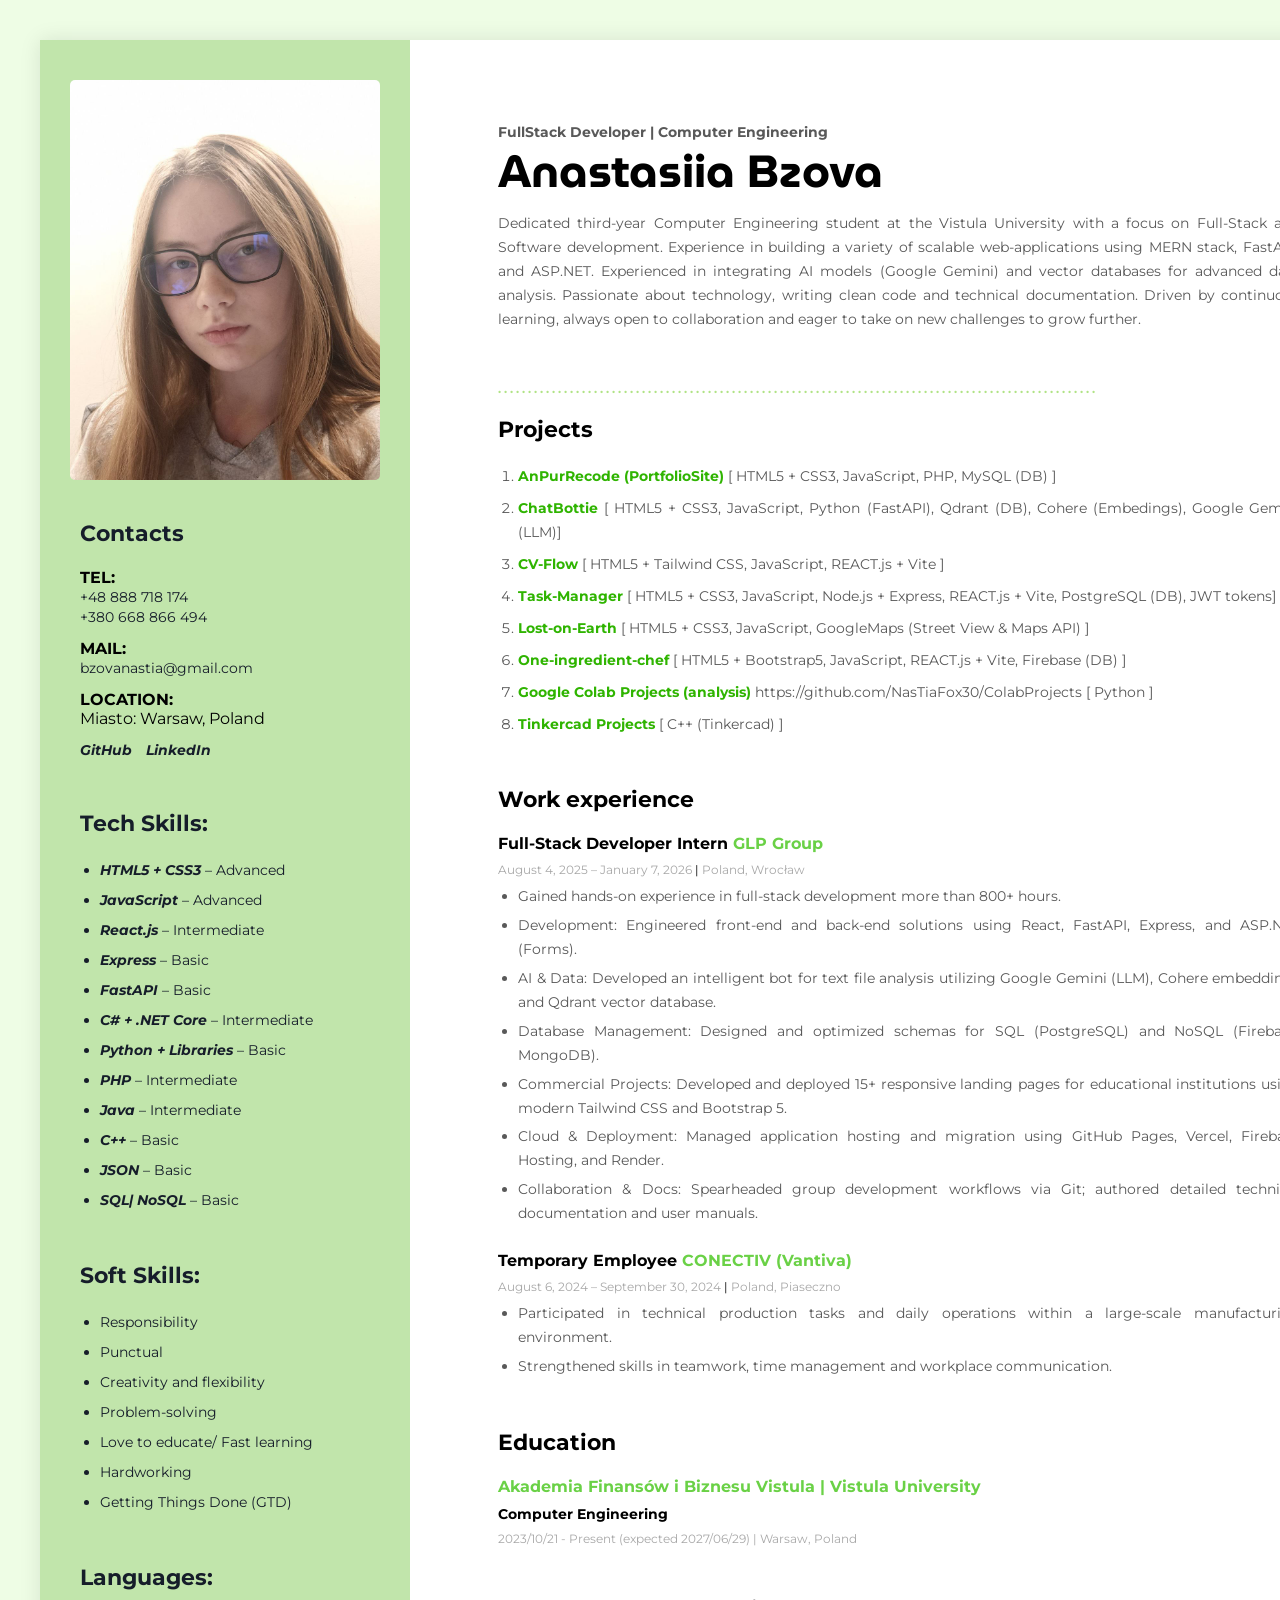
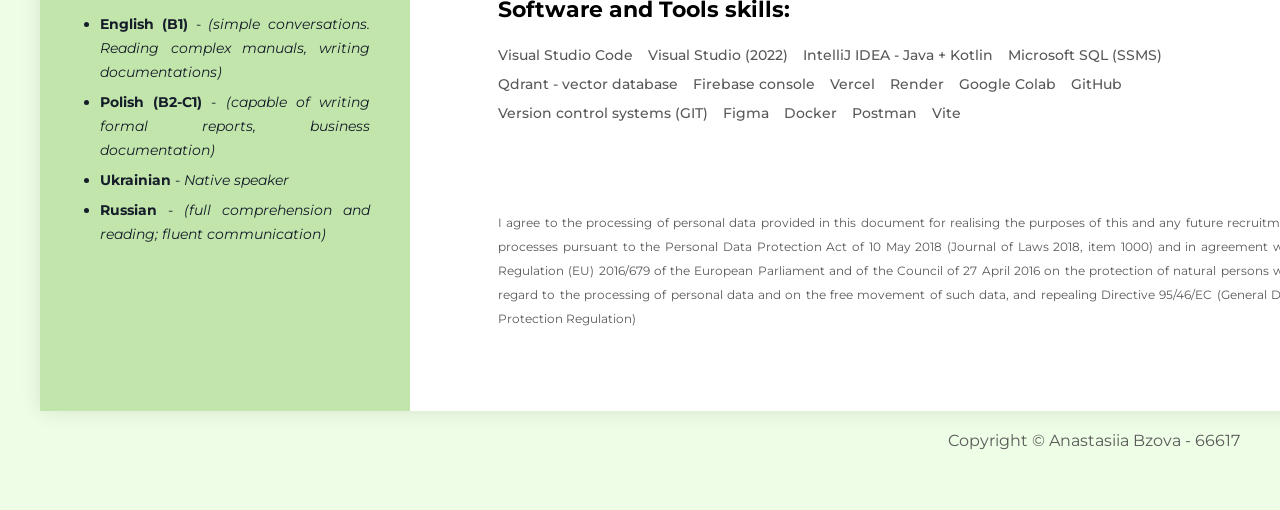
<file: index.html>
<!DOCTYPE html>
<html lang="en">
<head>
    <meta charset="UTF-8">
    <meta name="viewport" content="width=device-width, initial-scale=1.0">
    <link rel="stylesheet" href="./style.css">
    <title>~Resume~</title>

    <!-- Fonts -->
    <link rel="preconnect" href="https://fonts.googleapis.com">
    <link rel="preconnect" href="https://fonts.gstatic.com" crossorigin>
    <link href="https://fonts.googleapis.com/css2?family=Montserrat:ital,wght@0,100..900;1,100..900&family=MuseoModerno:ital,wght@0,100..900;1,100..900&display=swap" rel="stylesheet">
</head>
<body>
    <main>
        <div id="wrapper">
            <div id="main">
                <section id="about">
                    <p style="font-weight: 700">FullStack Developer | Computer Engineering</p>
                    <div class="fullname">
                        Anastasiia Bzova
                    </div>
                    <p>Dedicated third-year Computer Engineering student at the Vistula University with a focus on Full-Stack and Software development.
                        Experience in building a variety of scalable web-applications using MERN stack, FastAPI, and ASP.NET. Experienced in integrating AI models (Google Gemini) and vector databases for advanced data analysis. 
                        Passionate about technology, writing clean code and technical documentation. Driven by continuous learning, always open to collaboration and eager to take on new challenges to grow further.</p>
                </section>
                <div id="space">. . . . . . . . . . . . . . . . . . . . . . . . . . . . . . . . . . . . . . . . . . . . . .
                    . . . . . . . . . . . . . . . . . . . . . . . . . . . . . . . . . . . . . . . . . . . . . . . . . . . . . . </div>

                <section id="projects">
                    <h2>Projects</h2>
                    <ol id="projects-list">
                        <li>
                            <a href="http://anpurrecode.space/" target="_blank" rel="noopener noreferrer"><strong>AnPurRecode (PortfolioSite)</strong></a>
                            [ HTML5 + CSS3, JavaScript, PHP, MySQL (DB) ]
                        </li>
                        <li>
                            <a href="https://github.com/NasTiaFox30/ChatBottie" target="_blank" rel="noopener noreferrer"><strong>ChatBottie</strong></a>
                            [ HTML5 + CSS3, JavaScript, Python (FastAPI), Qdrant (DB), Cohere (Embedings), Google Gemini (LLM)]
                        </li>
                        <li>
                            <a href="https://github.com/NasTiaFox30/CV-Flow" target="_blank"><strong>CV-Flow</strong></a>
                            [ HTML5 + Tailwind CSS, JavaScript, REACT.js + Vite ]
                        </li>
                        <li>
                            <a href="https://github.com/NasTiaFox30/projekt-CRUD-Anastasiia-Bzova" target="_blank"><strong>Task-Manager</strong></a>
                            [ HTML5 + CSS3, JavaScript, Node.js + Express, REACT.js + Vite, PostgreSQL (DB), JWT tokens]
                        </li>
                        <li>
                            <a href="https://github.com/NasTiaFox30/Lost-on-Earth" target="_blank"><strong>Lost-on-Earth</strong></a>
                            [ HTML5 + CSS3, JavaScript, GoogleMaps (Street View & Maps API) ]
                        </li>
                        <li>
                            <a href="https://github.com/NasTiaFox30/One-ingredient-chef" target="_blank"><strong>One-ingredient-chef</strong></a>
                            [ HTML5 + Bootstrap5, JavaScript, REACT.js + Vite, Firebase (DB) ]
                        </li>
                        <li>
                            <a href="https://github.com/NasTiaFox30/ColabProjects" target="_blank"><strong>Google Colab Projects (analysis)</strong></a>
                                https://github.com/NasTiaFox30/ColabProjects</a>
                            [ Python ]
                        </li>
                        <li>
                            <a href="https://github.com/NasTiaFox30/Tinkercad-Projects" target="_blank"><strong>Tinkercad Projects</strong></a>
                            [ C++ (Tinkercad) ]
                        </li>
                    </ol>
                </section>

                <section id="work">
                    <h2>Work experience</h2>
                    
                    <article class="experience">
                        <h4>Full-Stack Developer Intern <span class="green_text">GLP Group</span></h4>
                        <p>August 4, 2025 – January 7, 2026 <span class="separator">|</span> Poland, Wrocław</p>
                        <ul class="experience-list">
                            <li>Gained hands-on experience in full-stack development more than 800+ hours.</li>
                            <li>Development: Engineered front-end and back-end solutions using React, FastAPI, Express, and ASP.NET (Forms).</li>
                            <li>AI & Data: Developed an intelligent bot for text file analysis utilizing Google Gemini (LLM), Cohere embeddings and Qdrant vector database.</li>
                            <li>Database Management: Designed and optimized schemas for SQL (PostgreSQL) and NoSQL (Firebase, MongoDB).</li>
                            <li>Commercial Projects: Developed and deployed 15+ responsive landing pages for educational institutions using modern Tailwind CSS and Bootstrap 5.</li>
                            <li>Cloud & Deployment: Managed application hosting and migration using GitHub Pages, Vercel, Firebase Hosting, and Render.</li>
                            <li>Collaboration & Docs: Spearheaded group development workflows via Git; authored detailed technical documentation and user manuals.</li>
                        </ul>
                    </article>

                    <article class="experience">
                        <h4>Temporary Employee <span class="green_text">CONECTIV (Vantiva)</span></h4>
                        <p>August 6, 2024 – September 30, 2024 <span class="separator">|</span> Poland, Piaseczno</p>
                        <ul class="experience-list">
                            <li>Participated in technical production tasks and daily operations within a large-scale manufacturing environment.</li>
                            <li>Strengthened skills in teamwork, time management and workplace communication.</li>
                        </ul>
                    </article>
                </section>

                <section id="education">
                    <h2>Education</h2>
                    <h4><span class="green_text">Akademia Finansów i Biznesu Vistula | Vistula University</span></h4>
                    <h5>Computer Engineering</h5>
                    <p>2023/10/21 - Present (expected 2027/06/29) | Warsaw, Poland</p>
                </section>

                <section id="software">
                    <h2>Software and Tools skills:</h2>
                    <ul>
                        <li>Visual Studio Code</li>
                        <li>Visual Studio (2022)</li>
                        <li>IntelliJ IDEA - Java + Kotlin</li>
                        <li>Microsoft SQL (SSMS)</li>
                        <li>Qdrant - vector database</li>
                        <li>Firebase console</li>
                        <li>Vercel</li>
                        <li>Render</li>
                        <li>Google Colab</li>
                        <li>GitHub</li>
                        <li>Version control systems (GIT)</li>
                        <li>Figma</li>
                        <li>Docker</li>
                        <li>Postman</li>
                        <li>Vite</li>
                    </ul>
                </section>

                <div id="agreement">
                    <p>I agree to the processing of personal data provided in this document for realising the purposes of this and any future recruitment processes
                        pursuant to the Personal Data Protection Act of 10 May 2018 (Journal of Laws 2018, item
                        1000) and in agreement with Regulation (EU) 2016/679 of the European Parliament and of the
                        Council of 27 April 2016 on the protection of natural persons with regard to the processing of
                        personal data and on the free movement of such data, and repealing Directive 95/46/EC (General
                        Data Protection Regulation)</p>
                </div>

            </div>

            <aside id="aside">
                <img src="./Photo_profile.jpg" alt="Anastasiia Bzova - Photo" width="310" height="400" style="border-radius: 5px;">

                <div id="sidebar-content">
                    <section id="contacts">
                        <h2 id="contacts-title">Contacts</h2>
                        <div class="contacts-item"><strong>TEL:</strong><br>
                            <a href="tel:+48888718174">+48 888 718 174</a><br>
                            <a href="tel:+380668866494">+380 668 866 494</a>
                        </div>
                        <div class="contacts-item"><strong>MAIL:</strong><br>
                            <a href="mailto:bzovanastia@gmail.com">bzovanastia@gmail.com</a>
                        </div>
                        <div class="contacts-item"><strong>LOCATION:</strong><br>
                            <p>Miasto: Warsaw, Poland</p>
                        </div>
                        <div class="contacts-item">
                            <a href="https://github.com/NasTiaFox30" target="_blank" rel="noopener noreferrer" style="margin-right: 10px;"><strong><em>GitHub</em></strong></a>
                            <a href="https://www.linkedin.com/in/anastasiia-bzova-077138351/" target="_blank" rel="noopener noreferrer"><strong><em>LinkedIn</em></strong></a>
                        </div>
                    </section>

                    <section class="skills">
                        <h2 class="skills-title">Tech Skills:</h2>
                        <ul class="skills-list">
                            <li><strong><em>HTML5 + CSS3</em></strong> – Advanced</li>
                            <li><strong><em>JavaScript</em></strong> – Advanced</li>
                            <li><strong><em>React.js</em></strong> – Intermediate</li>
                            <li><strong><em>Express</em></strong> – Basic</li>
                            <li><strong><em>FastAPI</em></strong> – Basic</li>
                            <li><strong><em>C# + .NET Core</em></strong> – Intermediate</li>
                            <li><strong><em>Python + Libraries</em></strong> – Basic</li>
                            <li><strong><em>PHP</em></strong> – Intermediate</li>
                            <li><strong><em>Java</em></strong> – Intermediate</li>
                            <li><strong><em>C++</em></strong> – Basic</li>
                            <li><strong><em>JSON</em></strong> – Basic</li>
                            <li><strong><em>SQL| NoSQL</em></strong> – Basic</li>
                        </ul>
                    </section>

                    <section class="skills">
                        <h3 class="skills-title">Soft Skills:</h3>
                        <ul class="skills-list">
                            <li>Responsibility</li>
                            <li>Punctual</li>
                            <li>Creativity and flexibility</li>
                            <li>Problem-solving</li>
                            <li>Love to educate/ Fast learning</li>
                            <li>Hardworking</li>
                            <li>Getting Things Done (GTD)</li>
                        </ul>
                    </section>

                    <section class="skills">
                        <h3 class="skills-title">Languages:</h3>
                        <ul class="skills-list">
                            <li><strong>English (B1)</strong> - <em>(simple conversations. Reading complex manuals, writing documentations)</em></li>
                            <li><strong>Polish (B2-C1)</strong> - <em>(capable of writing formal reports, business documentation)</em></li>
                            <li><strong>Ukrainian</strong> - <em>Native speaker</em></li>
                            <li><strong>Russian</strong> - <em>(full comprehension and reading; fluent communication)</em></li>
                        </ul>
                    </section>

                </div>
            </aside>
        </div>
    </main>

    <footer>
        <p>Copyright &#169; Anastasiia Bzova - 66617</p>
    </footer>
    
</body>
</html>
</file>
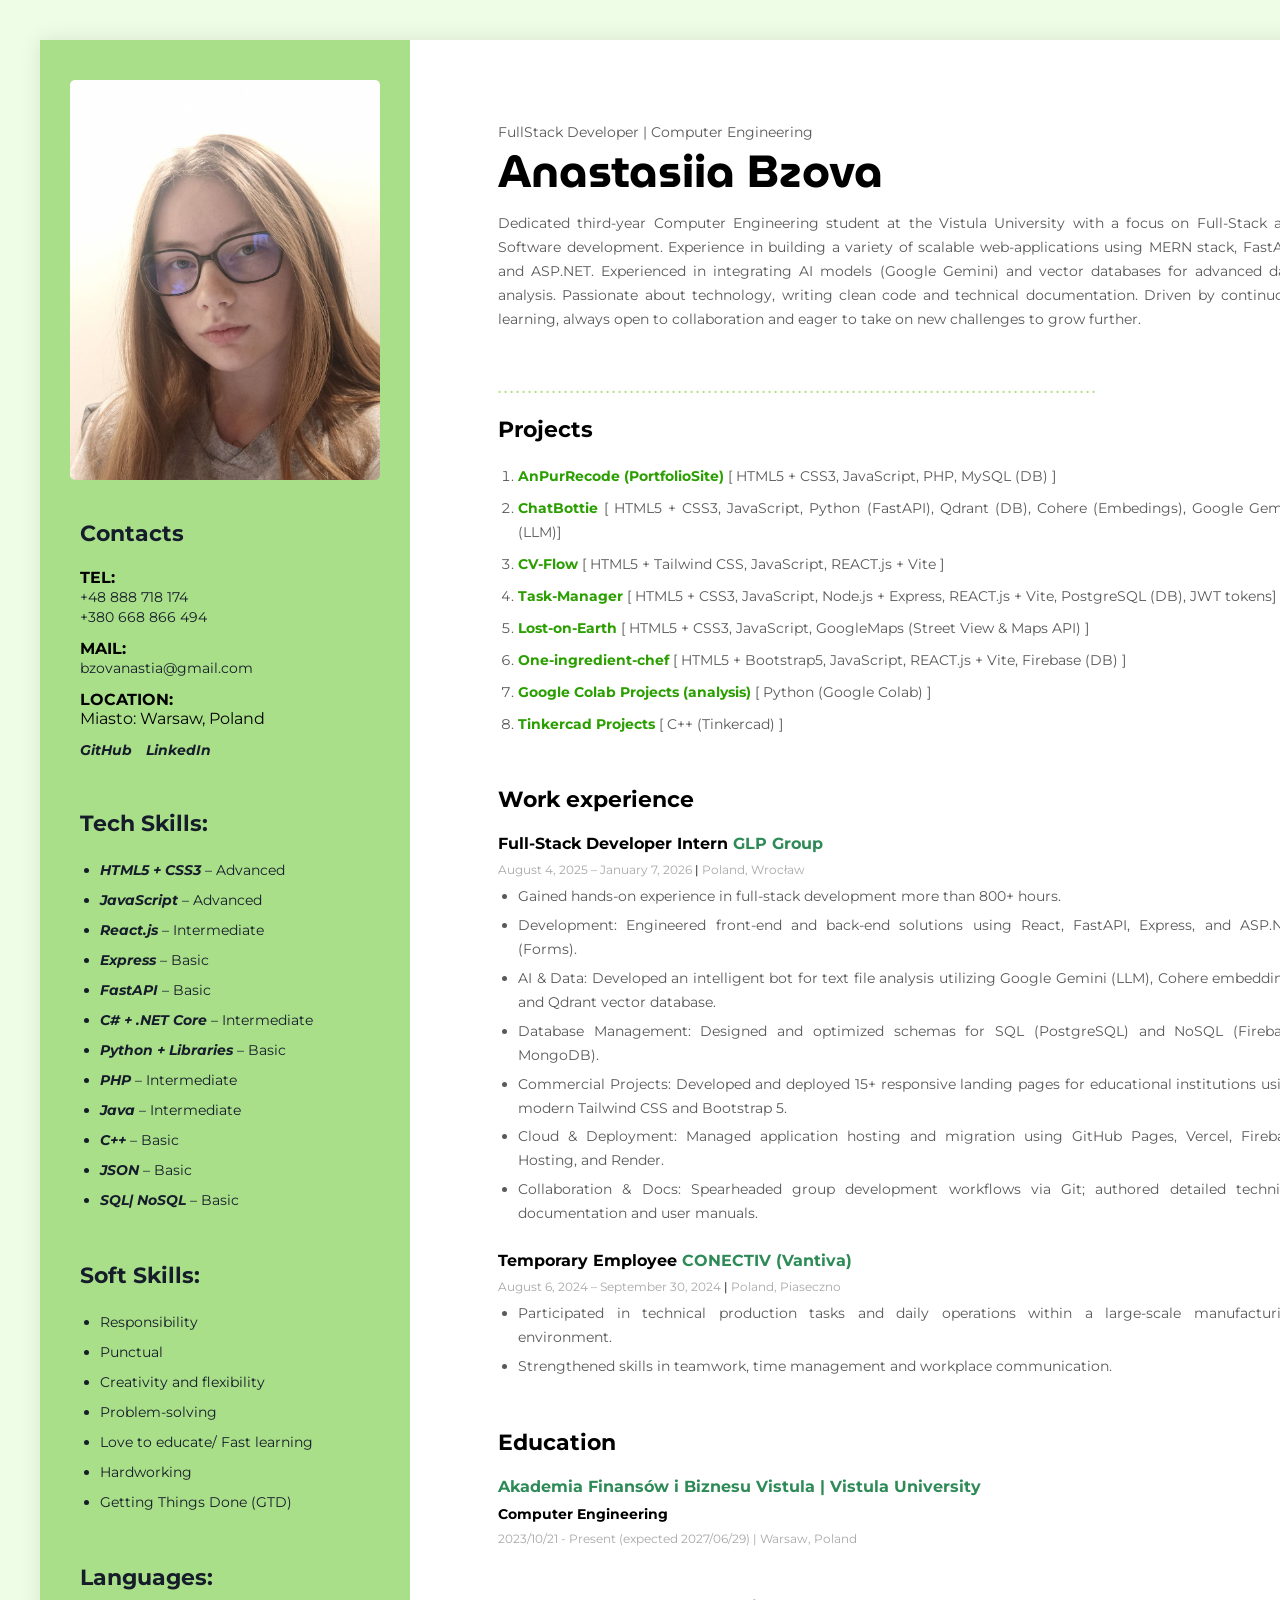
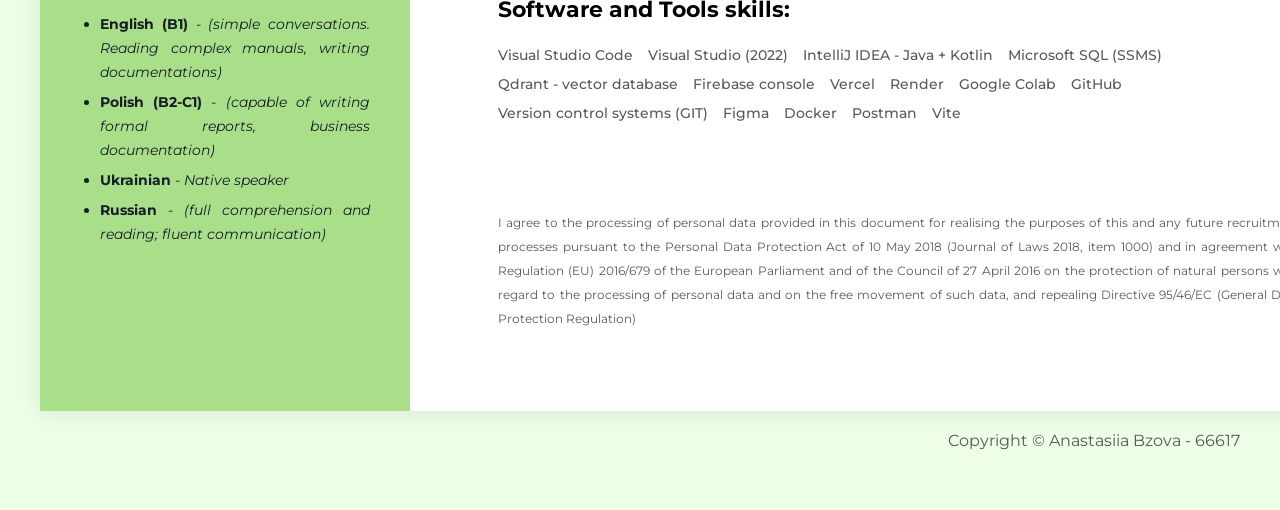
<file: zad2_css/index.html>
<!DOCTYPE html>
<html lang="en">
<head>
    <meta charset="UTF-8">
    <meta name="viewport" content="width=device-width, initial-scale=1.0">
    <link rel="stylesheet" href="./styles.css">
    <title>~Resume~</title>

    <!-- Fonts -->
    <link rel="preconnect" href="https://fonts.googleapis.com">
    <link rel="preconnect" href="https://fonts.gstatic.com" crossorigin>
    <link href="https://fonts.googleapis.com/css2?family=Montserrat:ital,wght@0,100..900;1,100..900&family=MuseoModerno:ital,wght@0,100..900;1,100..900&display=swap" rel="stylesheet">
</head>
<body>
    <main>
        <div id="wrapper">
            <div id="main">
                <section id="about">
                    <p class="job-title">FullStack Developer | Computer Engineering</p>
                    <div class="fullname">
                        Anastasiia Bzova
                    </div>
                    <p>Dedicated third-year Computer Engineering student at the Vistula University with a focus on Full-Stack and Software development.
                        Experience in building a variety of scalable web-applications using MERN stack, FastAPI, and ASP.NET. Experienced in integrating AI models (Google Gemini) and vector databases for advanced data analysis. 
                        Passionate about technology, writing clean code and technical documentation. Driven by continuous learning, always open to collaboration and eager to take on new challenges to grow further.</p>
                </section>
                <div id="space">. . . . . . . . . . . . . . . . . . . . . . . . . . . . . . . . . . . . . . . . . . . . . .
                    . . . . . . . . . . . . . . . . . . . . . . . . . . . . . . . . . . . . . . . . . . . . . . . . . . . . . . </div>

                <section id="projects">
                    <h2>Projects</h2>
                    <ol id="projects-list">
                        <li>
                            <a href="http://anpurrecode.space/" target="_blank" rel="noopener noreferrer"><strong>AnPurRecode (PortfolioSite)</strong></a>
                            [ HTML5 + CSS3, JavaScript, PHP, MySQL (DB) ]
                        </li>
                        <li>
                            <a href="https://github.com/NasTiaFox30/ChatBottie" target="_blank" rel="noopener noreferrer"><strong>ChatBottie</strong></a>
                            [ HTML5 + CSS3, JavaScript, Python (FastAPI), Qdrant (DB), Cohere (Embedings), Google Gemini (LLM)]
                        </li>
                        <li>
                            <a href="https://github.com/NasTiaFox30/CV-Flow" target="_blank"><strong>CV-Flow</strong></a>
                            [ HTML5 + Tailwind CSS, JavaScript, REACT.js + Vite ]
                        </li>
                        <li>
                            <a href="https://github.com/NasTiaFox30/projekt-CRUD-Anastasiia-Bzova" target="_blank"><strong>Task-Manager</strong></a>
                            [ HTML5 + CSS3, JavaScript, Node.js + Express, REACT.js + Vite, PostgreSQL (DB), JWT tokens]
                        </li>
                        <li>
                            <a href="https://github.com/NasTiaFox30/Lost-on-Earth" target="_blank"><strong>Lost-on-Earth</strong></a>
                            [ HTML5 + CSS3, JavaScript, GoogleMaps (Street View & Maps API) ]
                        </li>
                        <li>
                            <a href="https://github.com/NasTiaFox30/One-ingredient-chef" target="_blank"><strong>One-ingredient-chef</strong></a>
                            [ HTML5 + Bootstrap5, JavaScript, REACT.js + Vite, Firebase (DB) ]
                        </li>
                        <li>
                            <a href="https://github.com/NasTiaFox30/ColabProjects" target="_blank"><strong>Google Colab Projects (analysis)</strong></a>
                            [ Python (Google Colab) ]
                        </li>
                        <li>
                            <a href="https://github.com/NasTiaFox30/Tinkercad-Projects" target="_blank"><strong>Tinkercad Projects</strong></a>
                            [ C++ (Tinkercad) ]
                        </li>
                    </ol>
                </section>

                <section id="work">
                    <h2>Work experience</h2>
                    
                    <article class="experience">
                        <h4>Full-Stack Developer Intern <span class="green_text">GLP Group</span></h4>
                        <p>August 4, 2025 – January 7, 2026 <span class="separator">|</span> Poland, Wrocław</p>
                        <ul class="experience-list">
                            <li>Gained hands-on experience in full-stack development more than 800+ hours.</li>
                            <li>Development: Engineered front-end and back-end solutions using React, FastAPI, Express, and ASP.NET (Forms).</li>
                            <li>AI & Data: Developed an intelligent bot for text file analysis utilizing Google Gemini (LLM), Cohere embeddings and Qdrant vector database.</li>
                            <li>Database Management: Designed and optimized schemas for SQL (PostgreSQL) and NoSQL (Firebase, MongoDB).</li>
                            <li>Commercial Projects: Developed and deployed 15+ responsive landing pages for educational institutions using modern Tailwind CSS and Bootstrap 5.</li>
                            <li>Cloud & Deployment: Managed application hosting and migration using GitHub Pages, Vercel, Firebase Hosting, and Render.</li>
                            <li>Collaboration & Docs: Spearheaded group development workflows via Git; authored detailed technical documentation and user manuals.</li>
                        </ul>
                    </article>

                    <article class="experience">
                        <h4>Temporary Employee <span class="green_text">CONECTIV (Vantiva)</span></h4>
                        <p>August 6, 2024 – September 30, 2024 <span class="separator">|</span> Poland, Piaseczno</p>
                        <ul class="experience-list">
                            <li>Participated in technical production tasks and daily operations within a large-scale manufacturing environment.</li>
                            <li>Strengthened skills in teamwork, time management and workplace communication.</li>
                        </ul>
                    </article>
                </section>

                <section id="education">
                    <h2>Education</h2>
                    <h4><span class="green_text">Akademia Finansów i Biznesu Vistula | Vistula University</span></h4>
                    <h5>Computer Engineering</h5>
                    <p>2023/10/21 - Present (expected 2027/06/29) | Warsaw, Poland</p>
                </section>

                <section id="software">
                    <h2>Software and Tools skills:</h2>
                    <ul>
                        <li>Visual Studio Code</li>
                        <li>Visual Studio (2022)</li>
                        <li>IntelliJ IDEA - Java + Kotlin</li>
                        <li>Microsoft SQL (SSMS)</li>
                        <li>Qdrant - vector database</li>
                        <li>Firebase console</li>
                        <li>Vercel</li>
                        <li>Render</li>
                        <li>Google Colab</li>
                        <li>GitHub</li>
                        <li>Version control systems (GIT)</li>
                        <li>Figma</li>
                        <li>Docker</li>
                        <li>Postman</li>
                        <li>Vite</li>
                    </ul>
                </section>

                <div id="agreement">
                    <p>I agree to the processing of personal data provided in this document for realising the purposes of this and any future recruitment processes
                        pursuant to the Personal Data Protection Act of 10 May 2018 (Journal of Laws 2018, item
                        1000) and in agreement with Regulation (EU) 2016/679 of the European Parliament and of the
                        Council of 27 April 2016 on the protection of natural persons with regard to the processing of
                        personal data and on the free movement of such data, and repealing Directive 95/46/EC (General
                        Data Protection Regulation)</p>
                </div>

            </div>

            <aside id="aside">
                <img src="./Photo_profile.jpg" alt="Anastasiia Bzova - Photo" class="profile-img">

                <div id="sidebar-content">
                    <section id="contacts">
                        <h2 id="contacts-title">Contacts</h2>
                        <div class="contacts-item"><strong>TEL:</strong><br>
                            <a href="tel:+48888718174">+48 888 718 174</a><br>
                            <a href="tel:+380668866494">+380 668 866 494</a>
                        </div>
                        <div class="contacts-item"><strong>MAIL:</strong><br>
                            <a href="mailto:bzovanastia@gmail.com">bzovanastia@gmail.com</a>
                        </div>
                        <div class="contacts-item"><strong>LOCATION:</strong><br>
                            <p>Miasto: Warsaw, Poland</p>
                        </div>
                        <div class="contacts-item">
                            <a href="https://github.com/NasTiaFox30" target="_blank" rel="noopener noreferrer" class="external-link"><strong><em>GitHub</em></strong></a>
                            <a href="https://www.linkedin.com/in/anastasiia-bzova-077138351/" target="_blank" rel="noopener noreferrer"><strong><em>LinkedIn</em></strong></a>
                        </div>
                    </section>

                    <section class="skills">
                        <h2 class="skills-title">Tech Skills:</h2>
                        <ul class="skills-list">
                            <li><strong><em>HTML5 + CSS3</em></strong> – Advanced</li>
                            <li><strong><em>JavaScript</em></strong> – Advanced</li>
                            <li><strong><em>React.js</em></strong> – Intermediate</li>
                            <li><strong><em>Express</em></strong> – Basic</li>
                            <li><strong><em>FastAPI</em></strong> – Basic</li>
                            <li><strong><em>C# + .NET Core</em></strong> – Intermediate</li>
                            <li><strong><em>Python + Libraries</em></strong> – Basic</li>
                            <li><strong><em>PHP</em></strong> – Intermediate</li>
                            <li><strong><em>Java</em></strong> – Intermediate</li>
                            <li><strong><em>C++</em></strong> – Basic</li>
                            <li><strong><em>JSON</em></strong> – Basic</li>
                            <li><strong><em>SQL| NoSQL</em></strong> – Basic</li>
                        </ul>
                    </section>

                    <section class="skills">
                        <h3 class="skills-title">Soft Skills:</h3>
                        <ul class="skills-list">
                            <li>Responsibility</li>
                            <li>Punctual</li>
                            <li>Creativity and flexibility</li>
                            <li>Problem-solving</li>
                            <li>Love to educate/ Fast learning</li>
                            <li>Hardworking</li>
                            <li>Getting Things Done (GTD)</li>
                        </ul>
                    </section>

                    <section class="skills">
                        <h3 class="skills-title">Languages:</h3>
                        <ul class="skills-list">
                            <li><strong>English (B1)</strong> - <em>(simple conversations. Reading complex manuals, writing documentations)</em></li>
                            <li><strong>Polish (B2-C1)</strong> - <em>(capable of writing formal reports, business documentation)</em></li>
                            <li><strong>Ukrainian</strong> - <em>Native speaker</em></li>
                            <li><strong>Russian</strong> - <em>(full comprehension and reading; fluent communication)</em></li>
                        </ul>
                    </section>

                </div>
            </aside>
        </div>
    </main>

    <footer>
        <p>Copyright &#169; Anastasiia Bzova - 66617</p>
    </footer>
    
</body>
</html>
</file>
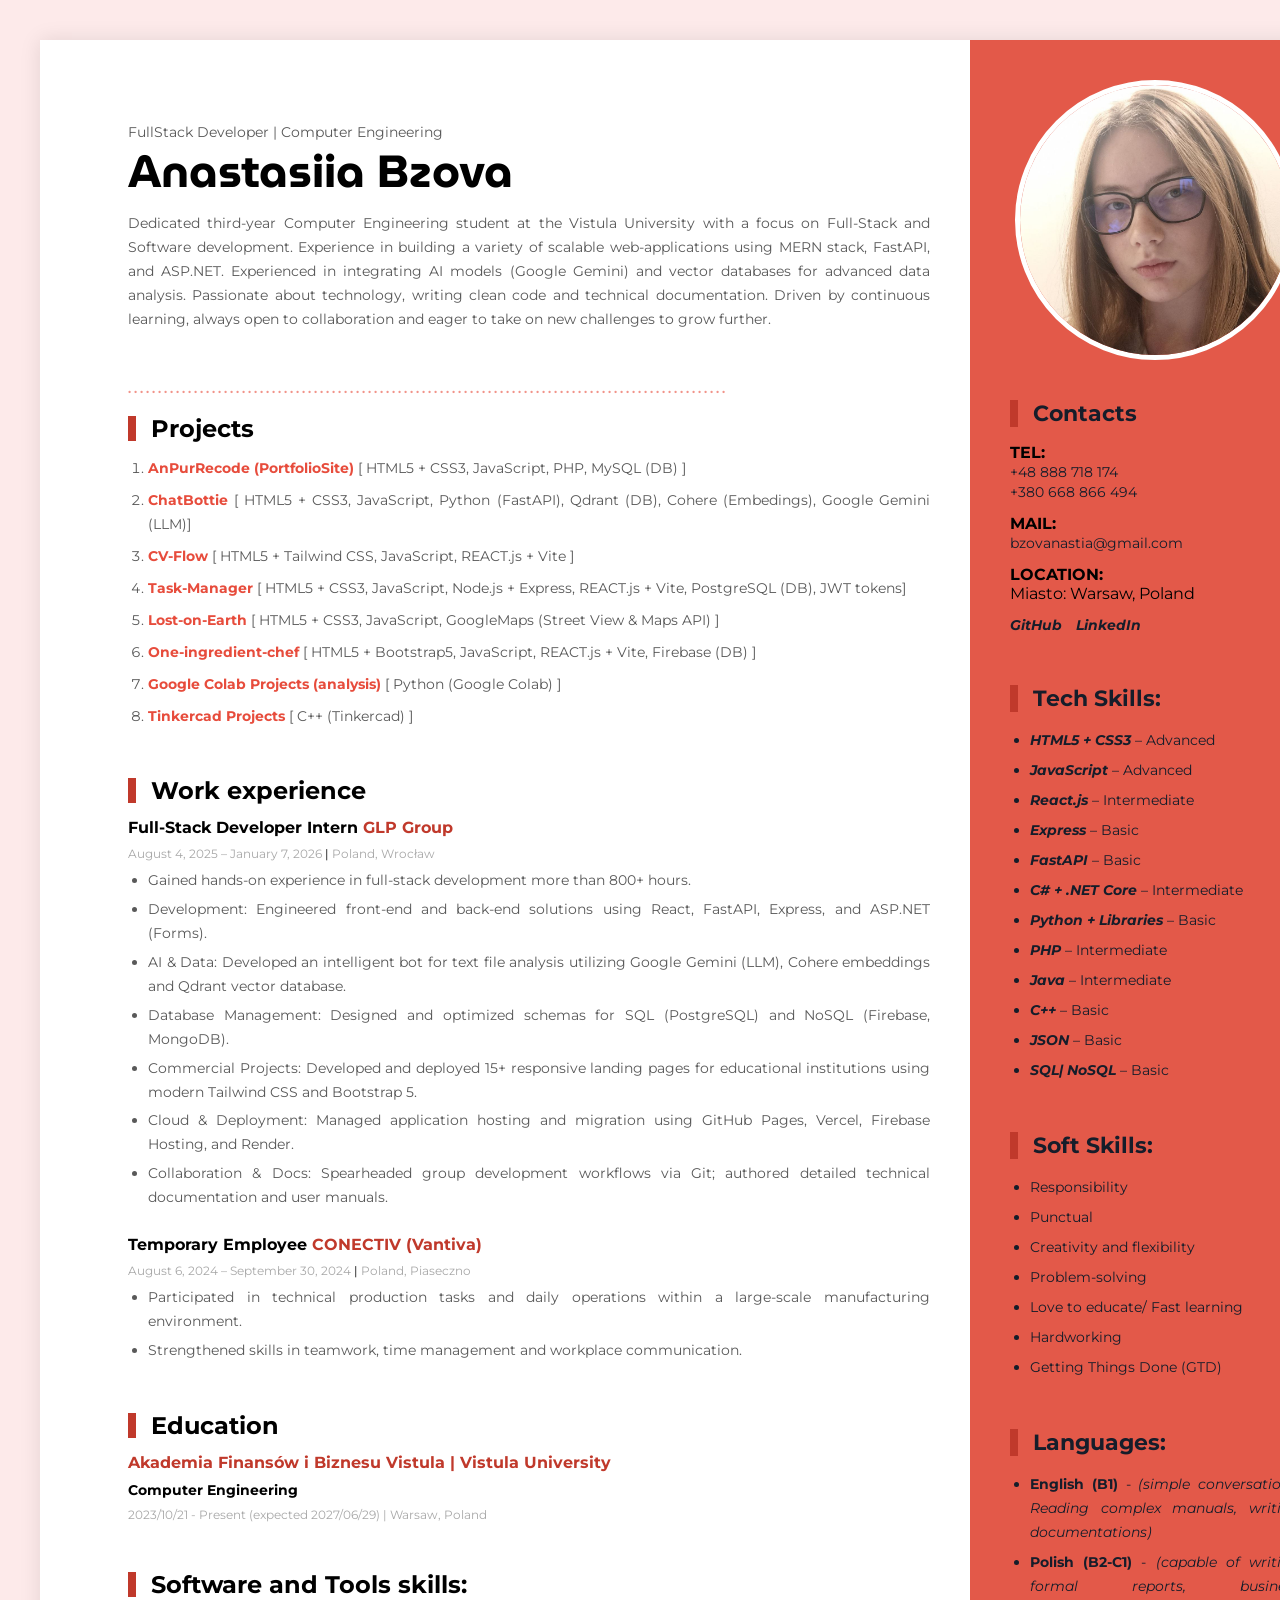
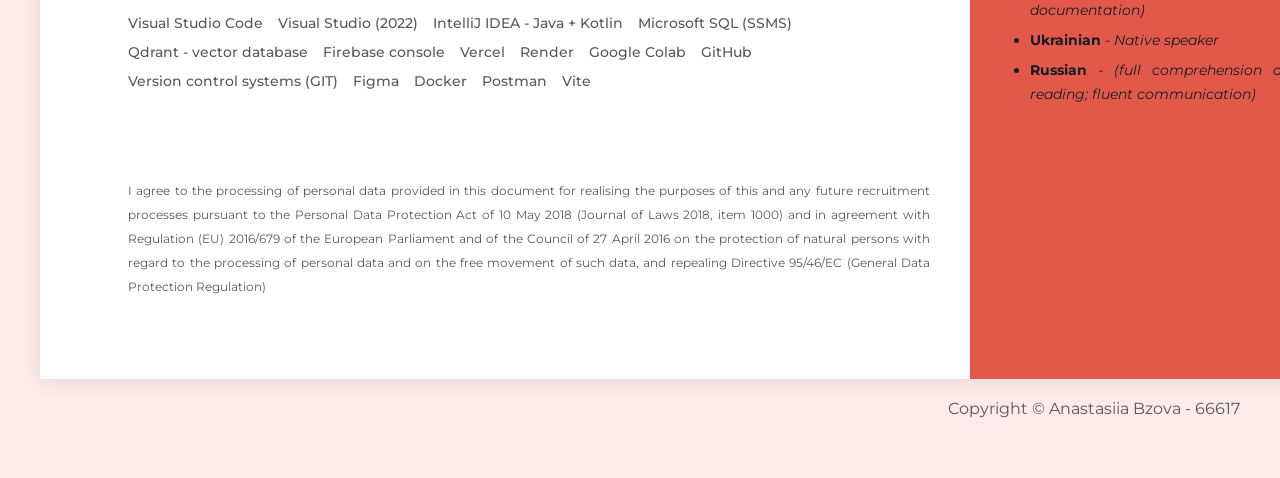
<file: zad3_motyw/index.html>
<!DOCTYPE html>
<html lang="en">
<head>
    <meta charset="UTF-8">
    <meta name="viewport" content="width=device-width, initial-scale=1.0">
    <link rel="stylesheet" href="./red.css">
    <title>~Resume~</title>

    <!-- Fonts -->
    <link rel="preconnect" href="https://fonts.googleapis.com">
    <link rel="preconnect" href="https://fonts.gstatic.com" crossorigin>
    <link href="https://fonts.googleapis.com/css2?family=Montserrat:ital,wght@0,100..900;1,100..900&family=MuseoModerno:ital,wght@0,100..900;1,100..900&display=swap" rel="stylesheet">
</head>
<body>
    <main>
        <div id="wrapper">
            <div id="main">
                <section id="about">
                    <p class="job-title">FullStack Developer | Computer Engineering</p>
                    <div class="fullname">
                        Anastasiia Bzova
                    </div>
                    <p>Dedicated third-year Computer Engineering student at the Vistula University with a focus on Full-Stack and Software development.
                        Experience in building a variety of scalable web-applications using MERN stack, FastAPI, and ASP.NET. Experienced in integrating AI models (Google Gemini) and vector databases for advanced data analysis. 
                        Passionate about technology, writing clean code and technical documentation. Driven by continuous learning, always open to collaboration and eager to take on new challenges to grow further.</p>
                </section>
                <div id="space">. . . . . . . . . . . . . . . . . . . . . . . . . . . . . . . . . . . . . . . . . . . . . .
                    . . . . . . . . . . . . . . . . . . . . . . . . . . . . . . . . . . . . . . . . . . . . . . . . . . . . . . </div>

                <section id="projects">
                    <h2>Projects</h2>
                    <ol id="projects-list">
                        <li>
                            <a href="http://anpurrecode.space/" target="_blank" rel="noopener noreferrer"><strong>AnPurRecode (PortfolioSite)</strong></a>
                            [ HTML5 + CSS3, JavaScript, PHP, MySQL (DB) ]
                        </li>
                        <li>
                            <a href="https://github.com/NasTiaFox30/ChatBottie" target="_blank" rel="noopener noreferrer"><strong>ChatBottie</strong></a>
                            [ HTML5 + CSS3, JavaScript, Python (FastAPI), Qdrant (DB), Cohere (Embedings), Google Gemini (LLM)]
                        </li>
                        <li>
                            <a href="https://github.com/NasTiaFox30/CV-Flow" target="_blank"><strong>CV-Flow</strong></a>
                            [ HTML5 + Tailwind CSS, JavaScript, REACT.js + Vite ]
                        </li>
                        <li>
                            <a href="https://github.com/NasTiaFox30/projekt-CRUD-Anastasiia-Bzova" target="_blank"><strong>Task-Manager</strong></a>
                            [ HTML5 + CSS3, JavaScript, Node.js + Express, REACT.js + Vite, PostgreSQL (DB), JWT tokens]
                        </li>
                        <li>
                            <a href="https://github.com/NasTiaFox30/Lost-on-Earth" target="_blank"><strong>Lost-on-Earth</strong></a>
                            [ HTML5 + CSS3, JavaScript, GoogleMaps (Street View & Maps API) ]
                        </li>
                        <li>
                            <a href="https://github.com/NasTiaFox30/One-ingredient-chef" target="_blank"><strong>One-ingredient-chef</strong></a>
                            [ HTML5 + Bootstrap5, JavaScript, REACT.js + Vite, Firebase (DB) ]
                        </li>
                        <li>
                            <a href="https://github.com/NasTiaFox30/ColabProjects" target="_blank"><strong>Google Colab Projects (analysis)</strong></a>
                            [ Python (Google Colab) ]
                        </li>
                        <li>
                            <a href="https://github.com/NasTiaFox30/Tinkercad-Projects" target="_blank"><strong>Tinkercad Projects</strong></a>
                            [ C++ (Tinkercad) ]
                        </li>
                    </ol>
                </section>

                <section id="work">
                    <h2>Work experience</h2>
                    
                    <article class="experience">
                        <h4>Full-Stack Developer Intern <span class="colorful_text">GLP Group</span></h4>
                        <p>August 4, 2025 – January 7, 2026 <span class="separator">|</span> Poland, Wrocław</p>
                        <ul class="experience-list">
                            <li>Gained hands-on experience in full-stack development more than 800+ hours.</li>
                            <li>Development: Engineered front-end and back-end solutions using React, FastAPI, Express, and ASP.NET (Forms).</li>
                            <li>AI & Data: Developed an intelligent bot for text file analysis utilizing Google Gemini (LLM), Cohere embeddings and Qdrant vector database.</li>
                            <li>Database Management: Designed and optimized schemas for SQL (PostgreSQL) and NoSQL (Firebase, MongoDB).</li>
                            <li>Commercial Projects: Developed and deployed 15+ responsive landing pages for educational institutions using modern Tailwind CSS and Bootstrap 5.</li>
                            <li>Cloud & Deployment: Managed application hosting and migration using GitHub Pages, Vercel, Firebase Hosting, and Render.</li>
                            <li>Collaboration & Docs: Spearheaded group development workflows via Git; authored detailed technical documentation and user manuals.</li>
                        </ul>
                    </article>

                    <article class="experience">
                        <h4>Temporary Employee <span class="colorful_text">CONECTIV (Vantiva)</span></h4>
                        <p>August 6, 2024 – September 30, 2024 <span class="separator">|</span> Poland, Piaseczno</p>
                        <ul class="experience-list">
                            <li>Participated in technical production tasks and daily operations within a large-scale manufacturing environment.</li>
                            <li>Strengthened skills in teamwork, time management and workplace communication.</li>
                        </ul>
                    </article>
                </section>

                <section id="education">
                    <h2>Education</h2>
                    <h4><span class="colorful_text">Akademia Finansów i Biznesu Vistula | Vistula University</span></h4>
                    <h5>Computer Engineering</h5>
                    <p>2023/10/21 - Present (expected 2027/06/29) | Warsaw, Poland</p>
                </section>

                <section id="software">
                    <h2>Software and Tools skills:</h2>
                    <ul>
                        <li>Visual Studio Code</li>
                        <li>Visual Studio (2022)</li>
                        <li>IntelliJ IDEA - Java + Kotlin</li>
                        <li>Microsoft SQL (SSMS)</li>
                        <li>Qdrant - vector database</li>
                        <li>Firebase console</li>
                        <li>Vercel</li>
                        <li>Render</li>
                        <li>Google Colab</li>
                        <li>GitHub</li>
                        <li>Version control systems (GIT)</li>
                        <li>Figma</li>
                        <li>Docker</li>
                        <li>Postman</li>
                        <li>Vite</li>
                    </ul>
                </section>

                <div id="agreement">
                    <p>I agree to the processing of personal data provided in this document for realising the purposes of this and any future recruitment processes
                        pursuant to the Personal Data Protection Act of 10 May 2018 (Journal of Laws 2018, item
                        1000) and in agreement with Regulation (EU) 2016/679 of the European Parliament and of the
                        Council of 27 April 2016 on the protection of natural persons with regard to the processing of
                        personal data and on the free movement of such data, and repealing Directive 95/46/EC (General
                        Data Protection Regulation)</p>
                </div>

            </div>

            <aside id="aside">
                <img src="./Photo_profile.jpg" alt="Anastasiia Bzova - Photo" class="profile-img">

                <div id="sidebar-content">
                    <section id="contacts">
                        <h2 id="contacts-title">Contacts</h2>
                        <div class="contacts-item"><strong>TEL:</strong><br>
                            <a href="tel:+48888718174">+48 888 718 174</a><br>
                            <a href="tel:+380668866494">+380 668 866 494</a>
                        </div>
                        <div class="contacts-item"><strong>MAIL:</strong><br>
                            <a href="mailto:bzovanastia@gmail.com">bzovanastia@gmail.com</a>
                        </div>
                        <div class="contacts-item"><strong>LOCATION:</strong><br>
                            <p>Miasto: Warsaw, Poland</p>
                        </div>
                        <div class="contacts-item">
                            <a href="https://github.com/NasTiaFox30" target="_blank" rel="noopener noreferrer" class="external-link"><strong><em>GitHub</em></strong></a>
                            <a href="https://www.linkedin.com/in/anastasiia-bzova-077138351/" target="_blank" rel="noopener noreferrer"><strong><em>LinkedIn</em></strong></a>
                        </div>
                    </section>

                    <section class="skills">
                        <h2 class="skills-title">Tech Skills:</h2>
                        <ul class="skills-list">
                            <li><strong><em>HTML5 + CSS3</em></strong> – Advanced</li>
                            <li><strong><em>JavaScript</em></strong> – Advanced</li>
                            <li><strong><em>React.js</em></strong> – Intermediate</li>
                            <li><strong><em>Express</em></strong> – Basic</li>
                            <li><strong><em>FastAPI</em></strong> – Basic</li>
                            <li><strong><em>C# + .NET Core</em></strong> – Intermediate</li>
                            <li><strong><em>Python + Libraries</em></strong> – Basic</li>
                            <li><strong><em>PHP</em></strong> – Intermediate</li>
                            <li><strong><em>Java</em></strong> – Intermediate</li>
                            <li><strong><em>C++</em></strong> – Basic</li>
                            <li><strong><em>JSON</em></strong> – Basic</li>
                            <li><strong><em>SQL| NoSQL</em></strong> – Basic</li>
                        </ul>
                    </section>

                    <section class="skills">
                        <h3 class="skills-title">Soft Skills:</h3>
                        <ul class="skills-list">
                            <li>Responsibility</li>
                            <li>Punctual</li>
                            <li>Creativity and flexibility</li>
                            <li>Problem-solving</li>
                            <li>Love to educate/ Fast learning</li>
                            <li>Hardworking</li>
                            <li>Getting Things Done (GTD)</li>
                        </ul>
                    </section>

                    <section class="skills">
                        <h3 class="skills-title">Languages:</h3>
                        <ul class="skills-list">
                            <li><strong>English (B1)</strong> - <em>(simple conversations. Reading complex manuals, writing documentations)</em></li>
                            <li><strong>Polish (B2-C1)</strong> - <em>(capable of writing formal reports, business documentation)</em></li>
                            <li><strong>Ukrainian</strong> - <em>Native speaker</em></li>
                            <li><strong>Russian</strong> - <em>(full comprehension and reading; fluent communication)</em></li>
                        </ul>
                    </section>

                </div>
            </aside>
        </div>
    </main>

    <footer>
        <p>Copyright &#169; Anastasiia Bzova - 66617</p>
    </footer>
    
</body>
</html>
</file>
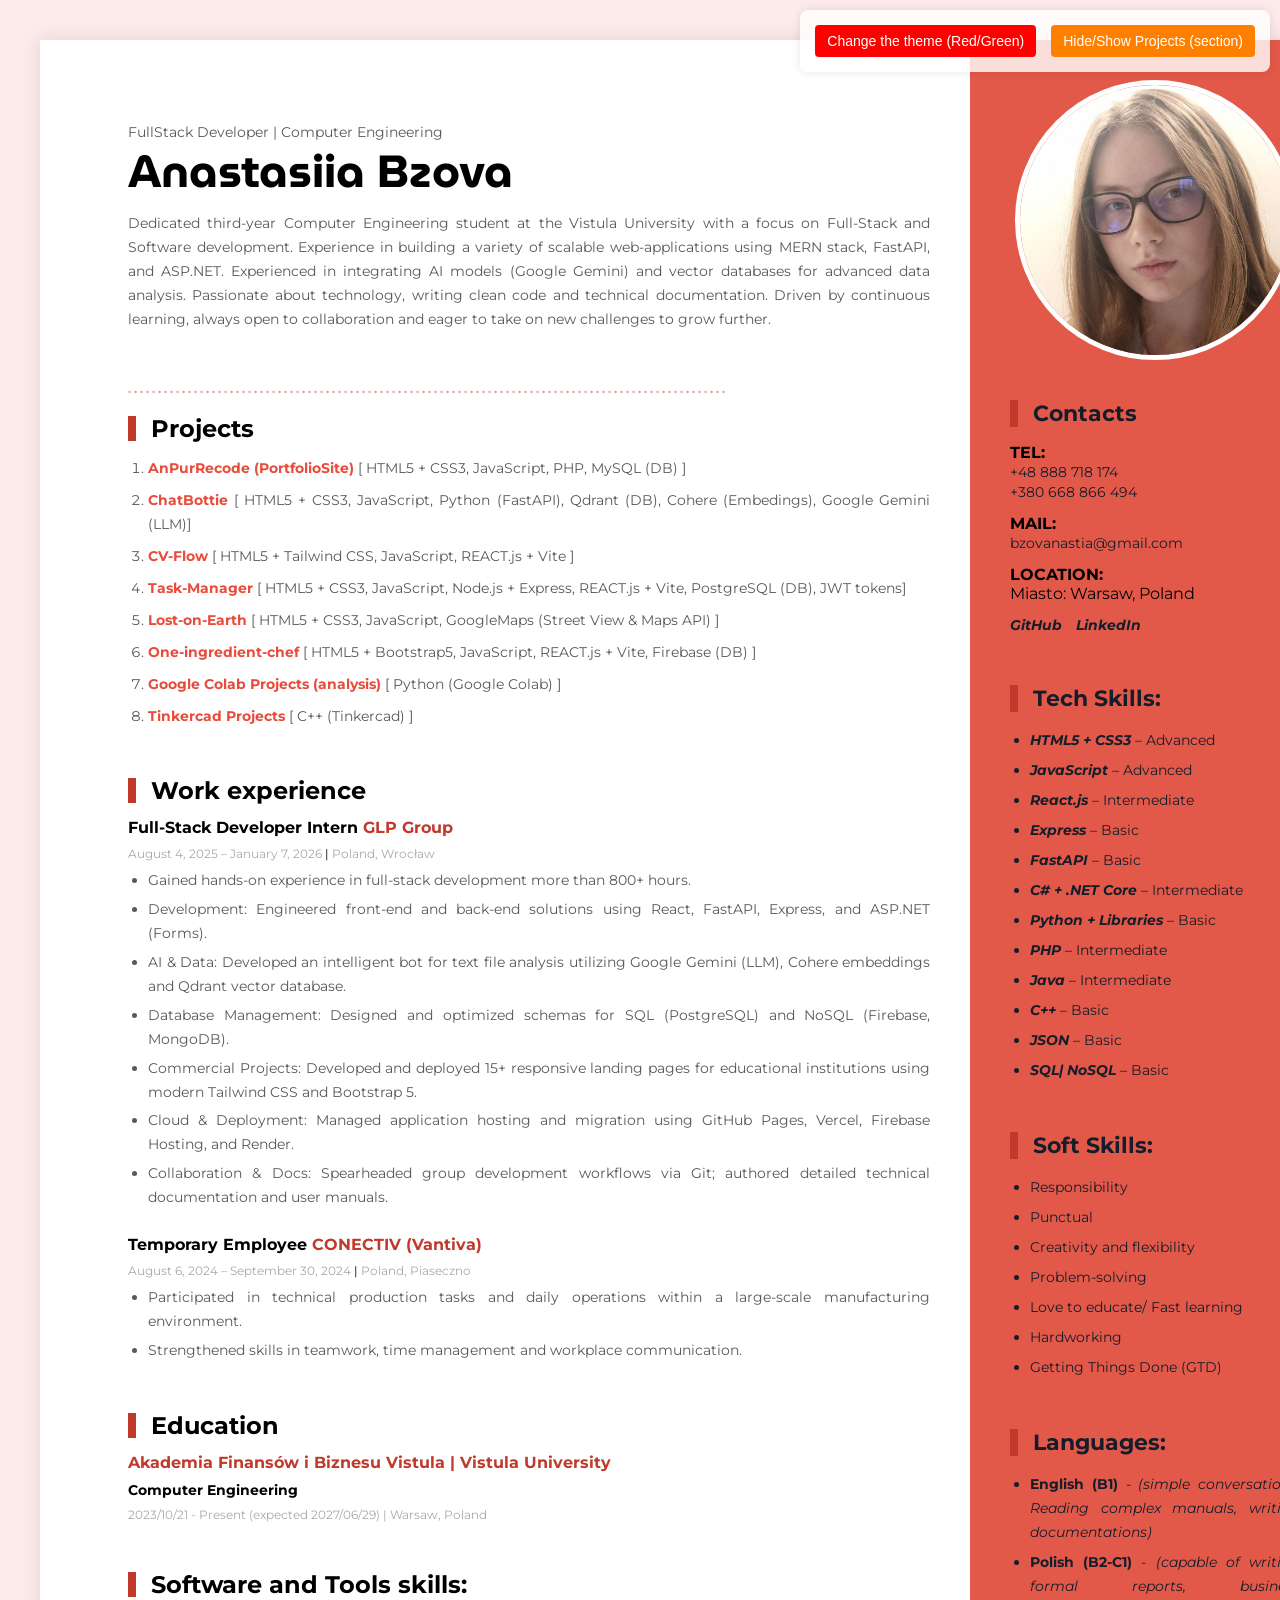
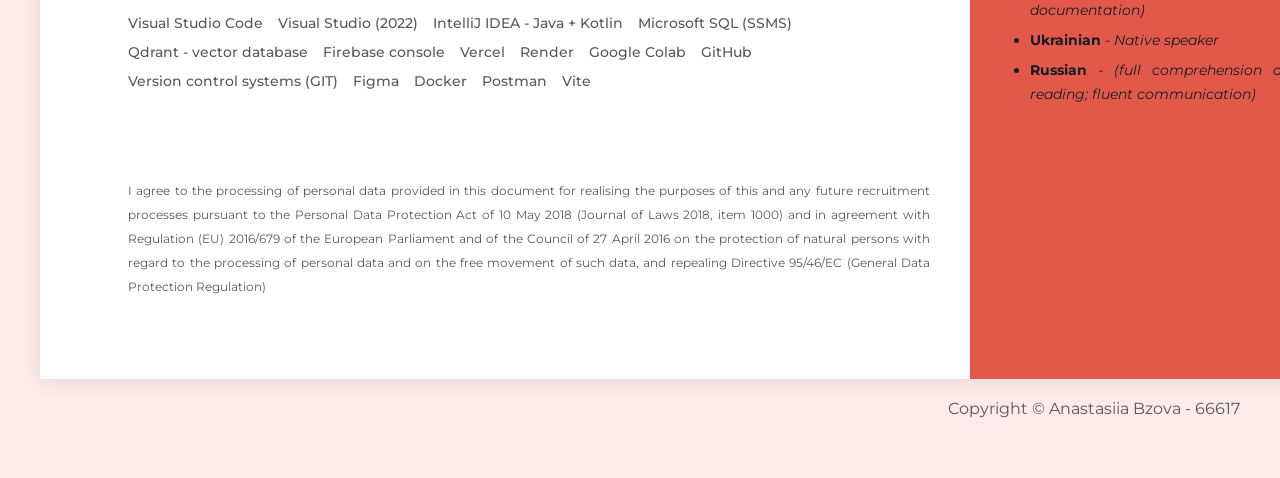
<file: zad4/index.html>
<!DOCTYPE html>
<html lang="en">
<head>
    <meta charset="UTF-8">
    <meta name="viewport" content="width=device-width, initial-scale=1.0">
    <link rel="stylesheet" href="./styles.css">
    <link id="theme-style" rel="stylesheet" href="./red.css">
    <title>~Resume~</title>

    <!-- Fonts -->
    <link rel="preconnect" href="https://fonts.googleapis.com">
    <link rel="preconnect" href="https://fonts.gstatic.com" crossorigin>
    <link href="https://fonts.googleapis.com/css2?family=Montserrat:ital,wght@0,100..900;1,100..900&family=MuseoModerno:ital,wght@0,100..900;1,100..900&display=swap" rel="stylesheet">
</head>
<body>

    <div class="functional-buttons">
        <button id="theme-toggle">Change the theme (Red/Green)</button>
        <button id="section-toggle">Hide/Show Projects (section)</button>
    </div>

    <main>
        <div id="wrapper">
            <div id="main">
                <section id="about">
                    <p class="job-title">FullStack Developer | Computer Engineering</p>
                    <div class="fullname">
                        Anastasiia Bzova
                    </div>
                    <p>Dedicated third-year Computer Engineering student at the Vistula University with a focus on Full-Stack and Software development.
                        Experience in building a variety of scalable web-applications using MERN stack, FastAPI, and ASP.NET. Experienced in integrating AI models (Google Gemini) and vector databases for advanced data analysis. 
                        Passionate about technology, writing clean code and technical documentation. Driven by continuous learning, always open to collaboration and eager to take on new challenges to grow further.</p>
                </section>
                <div id="space">. . . . . . . . . . . . . . . . . . . . . . . . . . . . . . . . . . . . . . . . . . . . . .
                    . . . . . . . . . . . . . . . . . . . . . . . . . . . . . . . . . . . . . . . . . . . . . . . . . . . . . . </div>

                <section id="projects">
                    <h2>Projects</h2>
                    <ol id="projects-list">
                        <li>
                            <a href="http://anpurrecode.space/" target="_blank" rel="noopener noreferrer"><strong>AnPurRecode (PortfolioSite)</strong></a>
                            [ HTML5 + CSS3, JavaScript, PHP, MySQL (DB) ]
                        </li>
                        <li>
                            <a href="https://github.com/NasTiaFox30/ChatBottie" target="_blank" rel="noopener noreferrer"><strong>ChatBottie</strong></a>
                            [ HTML5 + CSS3, JavaScript, Python (FastAPI), Qdrant (DB), Cohere (Embedings), Google Gemini (LLM)]
                        </li>
                        <li>
                            <a href="https://github.com/NasTiaFox30/CV-Flow" target="_blank"><strong>CV-Flow</strong></a>
                            [ HTML5 + Tailwind CSS, JavaScript, REACT.js + Vite ]
                        </li>
                        <li>
                            <a href="https://github.com/NasTiaFox30/projekt-CRUD-Anastasiia-Bzova" target="_blank"><strong>Task-Manager</strong></a>
                            [ HTML5 + CSS3, JavaScript, Node.js + Express, REACT.js + Vite, PostgreSQL (DB), JWT tokens]
                        </li>
                        <li>
                            <a href="https://github.com/NasTiaFox30/Lost-on-Earth" target="_blank"><strong>Lost-on-Earth</strong></a>
                            [ HTML5 + CSS3, JavaScript, GoogleMaps (Street View & Maps API) ]
                        </li>
                        <li>
                            <a href="https://github.com/NasTiaFox30/One-ingredient-chef" target="_blank"><strong>One-ingredient-chef</strong></a>
                            [ HTML5 + Bootstrap5, JavaScript, REACT.js + Vite, Firebase (DB) ]
                        </li>
                        <li>
                            <a href="https://github.com/NasTiaFox30/ColabProjects" target="_blank"><strong>Google Colab Projects (analysis)</strong></a>
                            [ Python (Google Colab) ]
                        </li>
                        <li>
                            <a href="https://github.com/NasTiaFox30/Tinkercad-Projects" target="_blank"><strong>Tinkercad Projects</strong></a>
                            [ C++ (Tinkercad) ]
                        </li>
                    </ol>
                </section>

                <section id="work">
                    <h2>Work experience</h2>
                    
                    <article class="experience">
                        <h4>Full-Stack Developer Intern <span class="colorful_text">GLP Group</span></h4>
                        <p>August 4, 2025 – January 7, 2026 <span class="separator">|</span> Poland, Wrocław</p>
                        <ul class="experience-list">
                            <li>Gained hands-on experience in full-stack development more than 800+ hours.</li>
                            <li>Development: Engineered front-end and back-end solutions using React, FastAPI, Express, and ASP.NET (Forms).</li>
                            <li>AI & Data: Developed an intelligent bot for text file analysis utilizing Google Gemini (LLM), Cohere embeddings and Qdrant vector database.</li>
                            <li>Database Management: Designed and optimized schemas for SQL (PostgreSQL) and NoSQL (Firebase, MongoDB).</li>
                            <li>Commercial Projects: Developed and deployed 15+ responsive landing pages for educational institutions using modern Tailwind CSS and Bootstrap 5.</li>
                            <li>Cloud & Deployment: Managed application hosting and migration using GitHub Pages, Vercel, Firebase Hosting, and Render.</li>
                            <li>Collaboration & Docs: Spearheaded group development workflows via Git; authored detailed technical documentation and user manuals.</li>
                        </ul>
                    </article>

                    <article class="experience">
                        <h4>Temporary Employee <span class="colorful_text">CONECTIV (Vantiva)</span></h4>
                        <p>August 6, 2024 – September 30, 2024 <span class="separator">|</span> Poland, Piaseczno</p>
                        <ul class="experience-list">
                            <li>Participated in technical production tasks and daily operations within a large-scale manufacturing environment.</li>
                            <li>Strengthened skills in teamwork, time management and workplace communication.</li>
                        </ul>
                    </article>
                </section>

                <section id="education">
                    <h2>Education</h2>
                    <h4><span class="colorful_text">Akademia Finansów i Biznesu Vistula | Vistula University</span></h4>
                    <h5>Computer Engineering</h5>
                    <p>2023/10/21 - Present (expected 2027/06/29) | Warsaw, Poland</p>
                </section>

                <section id="software">
                    <h2>Software and Tools skills:</h2>
                    <ul>
                        <li>Visual Studio Code</li>
                        <li>Visual Studio (2022)</li>
                        <li>IntelliJ IDEA - Java + Kotlin</li>
                        <li>Microsoft SQL (SSMS)</li>
                        <li>Qdrant - vector database</li>
                        <li>Firebase console</li>
                        <li>Vercel</li>
                        <li>Render</li>
                        <li>Google Colab</li>
                        <li>GitHub</li>
                        <li>Version control systems (GIT)</li>
                        <li>Figma</li>
                        <li>Docker</li>
                        <li>Postman</li>
                        <li>Vite</li>
                    </ul>
                </section>

                <div id="agreement">
                    <p>I agree to the processing of personal data provided in this document for realising the purposes of this and any future recruitment processes
                        pursuant to the Personal Data Protection Act of 10 May 2018 (Journal of Laws 2018, item
                        1000) and in agreement with Regulation (EU) 2016/679 of the European Parliament and of the
                        Council of 27 April 2016 on the protection of natural persons with regard to the processing of
                        personal data and on the free movement of such data, and repealing Directive 95/46/EC (General
                        Data Protection Regulation)</p>
                </div>

            </div>

            <aside id="aside">
                <img src="./Photo_profile.jpg" alt="Anastasiia Bzova - Photo" class="profile-img">

                <div id="sidebar-content">
                    <section id="contacts">
                        <h2 id="contacts-title">Contacts</h2>
                        <div class="contacts-item"><strong>TEL:</strong><br>
                            <a href="tel:+48888718174">+48 888 718 174</a><br>
                            <a href="tel:+380668866494">+380 668 866 494</a>
                        </div>
                        <div class="contacts-item"><strong>MAIL:</strong><br>
                            <a href="mailto:bzovanastia@gmail.com">bzovanastia@gmail.com</a>
                        </div>
                        <div class="contacts-item"><strong>LOCATION:</strong><br>
                            <p>Miasto: Warsaw, Poland</p>
                        </div>
                        <div class="contacts-item">
                            <a href="https://github.com/NasTiaFox30" target="_blank" rel="noopener noreferrer" class="external-link"><strong><em>GitHub</em></strong></a>
                            <a href="https://www.linkedin.com/in/anastasiia-bzova-077138351/" target="_blank" rel="noopener noreferrer"><strong><em>LinkedIn</em></strong></a>
                        </div>
                    </section>

                    <section class="skills">
                        <h2 class="skills-title">Tech Skills:</h2>
                        <ul class="skills-list">
                            <li><strong><em>HTML5 + CSS3</em></strong> – Advanced</li>
                            <li><strong><em>JavaScript</em></strong> – Advanced</li>
                            <li><strong><em>React.js</em></strong> – Intermediate</li>
                            <li><strong><em>Express</em></strong> – Basic</li>
                            <li><strong><em>FastAPI</em></strong> – Basic</li>
                            <li><strong><em>C# + .NET Core</em></strong> – Intermediate</li>
                            <li><strong><em>Python + Libraries</em></strong> – Basic</li>
                            <li><strong><em>PHP</em></strong> – Intermediate</li>
                            <li><strong><em>Java</em></strong> – Intermediate</li>
                            <li><strong><em>C++</em></strong> – Basic</li>
                            <li><strong><em>JSON</em></strong> – Basic</li>
                            <li><strong><em>SQL| NoSQL</em></strong> – Basic</li>
                        </ul>
                    </section>

                    <section class="skills">
                        <h3 class="skills-title">Soft Skills:</h3>
                        <ul class="skills-list">
                            <li>Responsibility</li>
                            <li>Punctual</li>
                            <li>Creativity and flexibility</li>
                            <li>Problem-solving</li>
                            <li>Love to educate/ Fast learning</li>
                            <li>Hardworking</li>
                            <li>Getting Things Done (GTD)</li>
                        </ul>
                    </section>

                    <section class="skills">
                        <h3 class="skills-title">Languages:</h3>
                        <ul class="skills-list">
                            <li><strong>English (B1)</strong> - <em>(simple conversations. Reading complex manuals, writing documentations)</em></li>
                            <li><strong>Polish (B2-C1)</strong> - <em>(capable of writing formal reports, business documentation)</em></li>
                            <li><strong>Ukrainian</strong> - <em>Native speaker</em></li>
                            <li><strong>Russian</strong> - <em>(full comprehension and reading; fluent communication)</em></li>
                        </ul>
                    </section>

                </div>
            </aside>
        </div>
    </main>

    <footer>
        <p>Copyright &#169; Anastasiia Bzova - 66617</p>
    </footer>

    <script src="./scripts.js"></script>
</body>
</html>
</file>
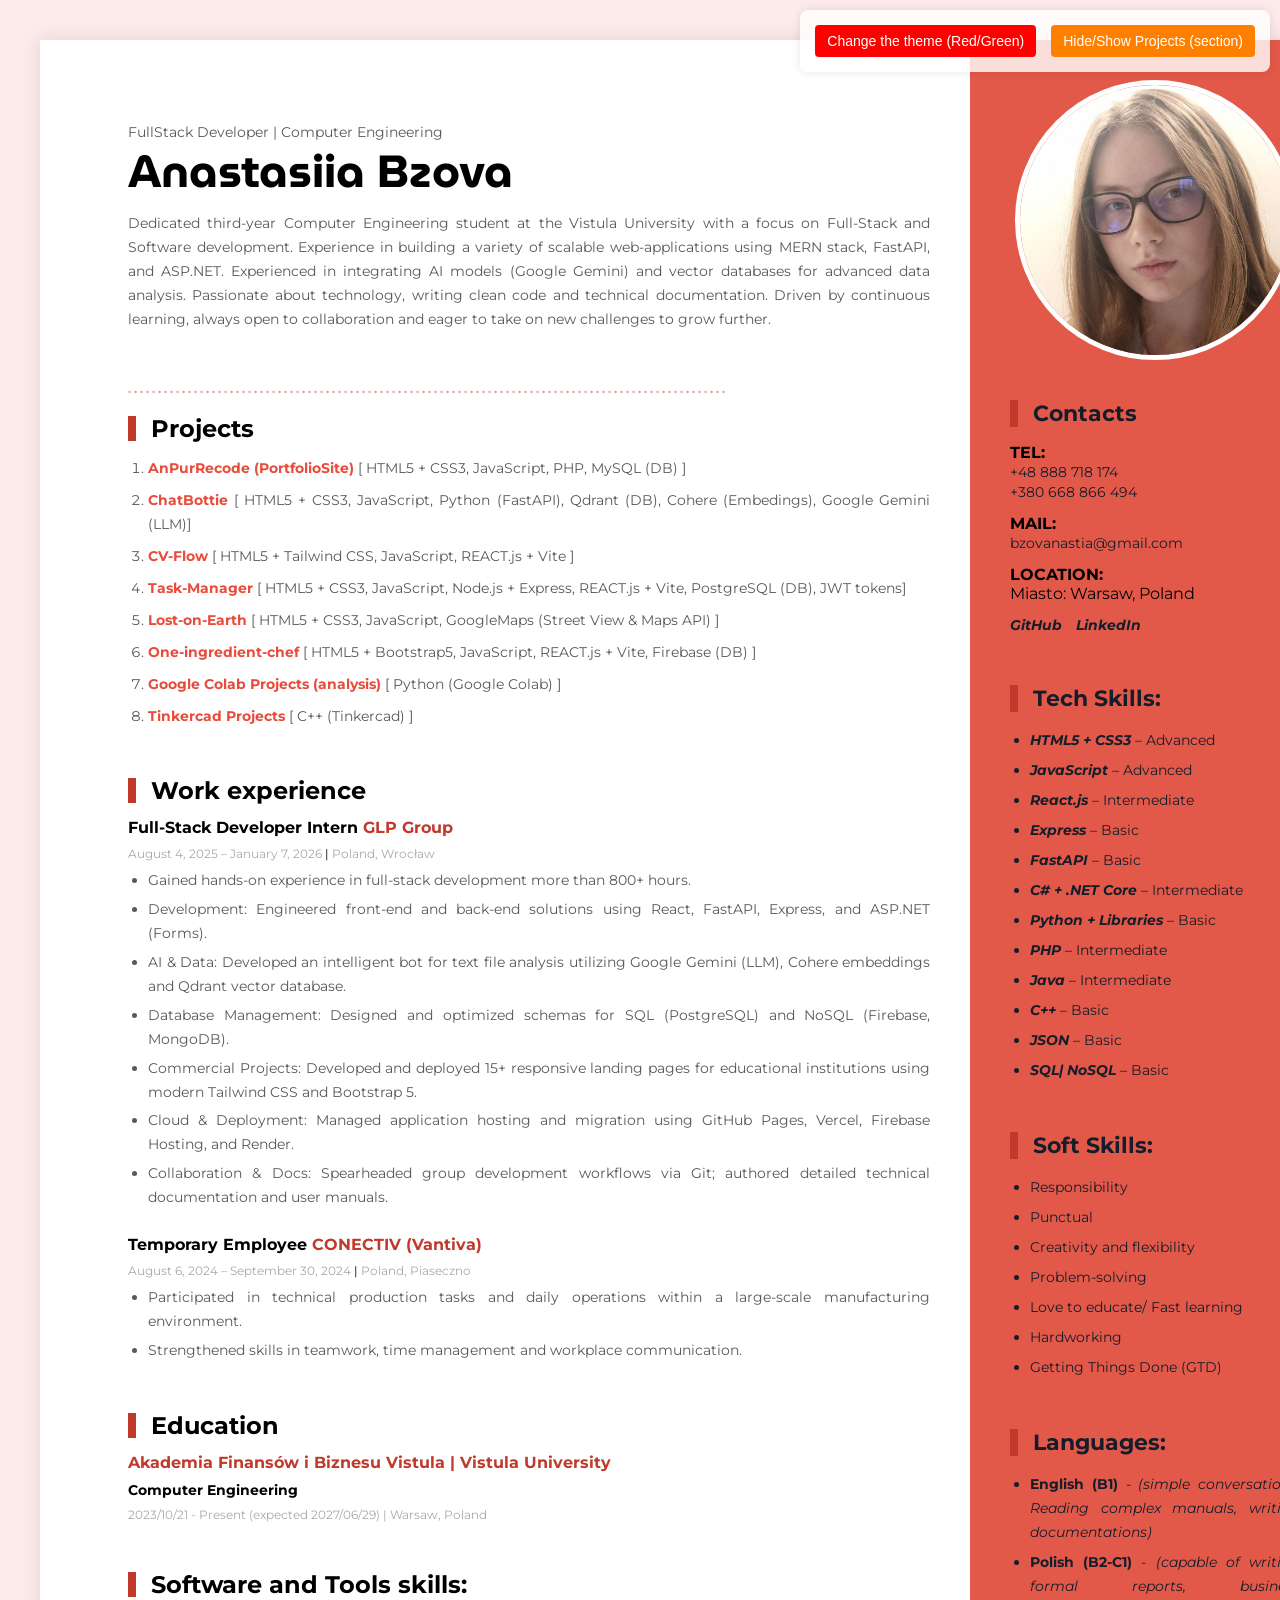
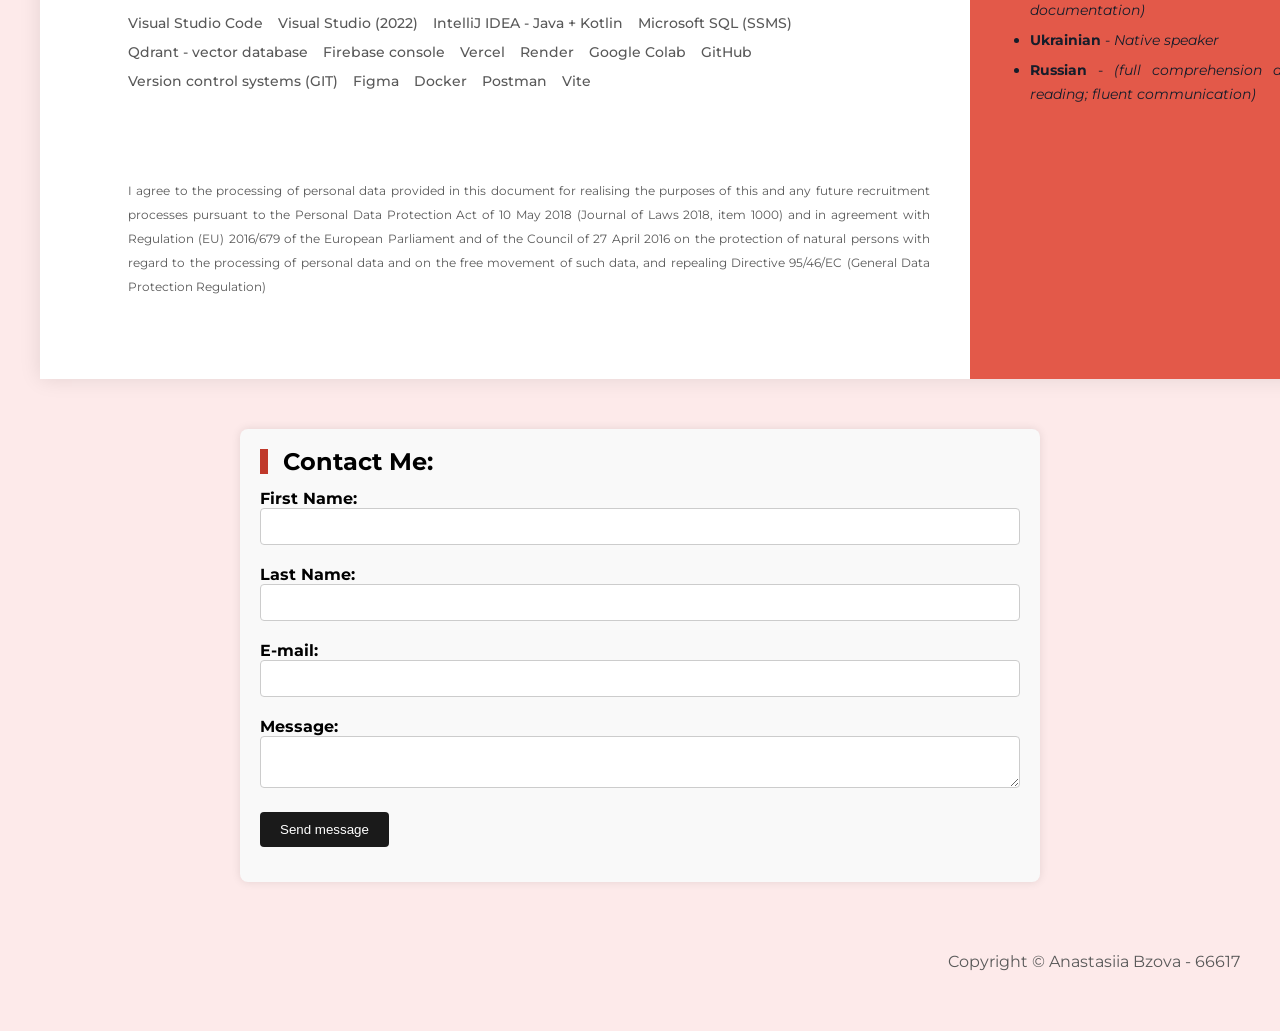
<file: zad5/index.html>
<!DOCTYPE html>
<html lang="en">
<head>
    <meta charset="UTF-8">
    <meta name="viewport" content="width=device-width, initial-scale=1.0">
    <link rel="stylesheet" href="./styles.css">
    <link id="theme-style" rel="stylesheet" href="./red.css">
    <title>~Resume~</title>

    <!-- Fonts -->
    <link rel="preconnect" href="https://fonts.googleapis.com">
    <link rel="preconnect" href="https://fonts.gstatic.com" crossorigin>
    <link href="https://fonts.googleapis.com/css2?family=Montserrat:ital,wght@0,100..900;1,100..900&family=MuseoModerno:ital,wght@0,100..900;1,100..900&display=swap" rel="stylesheet">
</head>
<body>

    <div class="functional-buttons">
        <button id="theme-toggle">Change the theme (Red/Green)</button>
        <button id="section-toggle">Hide/Show Projects (section)</button>
    </div>

    <main>
        <div id="wrapper">
            <div id="main">
                <section id="about">
                    <p class="job-title">FullStack Developer | Computer Engineering</p>
                    <div class="fullname">
                        Anastasiia Bzova
                    </div>
                    <p>Dedicated third-year Computer Engineering student at the Vistula University with a focus on Full-Stack and Software development.
                        Experience in building a variety of scalable web-applications using MERN stack, FastAPI, and ASP.NET. Experienced in integrating AI models (Google Gemini) and vector databases for advanced data analysis. 
                        Passionate about technology, writing clean code and technical documentation. Driven by continuous learning, always open to collaboration and eager to take on new challenges to grow further.</p>
                </section>
                <div id="space">. . . . . . . . . . . . . . . . . . . . . . . . . . . . . . . . . . . . . . . . . . . . . .
                    . . . . . . . . . . . . . . . . . . . . . . . . . . . . . . . . . . . . . . . . . . . . . . . . . . . . . . </div>

                <section id="projects">
                    <h2>Projects</h2>
                    <ol id="projects-list">
                        <li>
                            <a href="http://anpurrecode.space/" target="_blank" rel="noopener noreferrer"><strong>AnPurRecode (PortfolioSite)</strong></a>
                            [ HTML5 + CSS3, JavaScript, PHP, MySQL (DB) ]
                        </li>
                        <li>
                            <a href="https://github.com/NasTiaFox30/ChatBottie" target="_blank" rel="noopener noreferrer"><strong>ChatBottie</strong></a>
                            [ HTML5 + CSS3, JavaScript, Python (FastAPI), Qdrant (DB), Cohere (Embedings), Google Gemini (LLM)]
                        </li>
                        <li>
                            <a href="https://github.com/NasTiaFox30/CV-Flow" target="_blank"><strong>CV-Flow</strong></a>
                            [ HTML5 + Tailwind CSS, JavaScript, REACT.js + Vite ]
                        </li>
                        <li>
                            <a href="https://github.com/NasTiaFox30/projekt-CRUD-Anastasiia-Bzova" target="_blank"><strong>Task-Manager</strong></a>
                            [ HTML5 + CSS3, JavaScript, Node.js + Express, REACT.js + Vite, PostgreSQL (DB), JWT tokens]
                        </li>
                        <li>
                            <a href="https://github.com/NasTiaFox30/Lost-on-Earth" target="_blank"><strong>Lost-on-Earth</strong></a>
                            [ HTML5 + CSS3, JavaScript, GoogleMaps (Street View & Maps API) ]
                        </li>
                        <li>
                            <a href="https://github.com/NasTiaFox30/One-ingredient-chef" target="_blank"><strong>One-ingredient-chef</strong></a>
                            [ HTML5 + Bootstrap5, JavaScript, REACT.js + Vite, Firebase (DB) ]
                        </li>
                        <li>
                            <a href="https://github.com/NasTiaFox30/ColabProjects" target="_blank"><strong>Google Colab Projects (analysis)</strong></a>
                            [ Python (Google Colab) ]
                        </li>
                        <li>
                            <a href="https://github.com/NasTiaFox30/Tinkercad-Projects" target="_blank"><strong>Tinkercad Projects</strong></a>
                            [ C++ (Tinkercad) ]
                        </li>
                    </ol>
                </section>

                <section id="work">
                    <h2>Work experience</h2>
                    
                    <article class="experience">
                        <h4>Full-Stack Developer Intern <span class="colorful_text">GLP Group</span></h4>
                        <p>August 4, 2025 – January 7, 2026 <span class="separator">|</span> Poland, Wrocław</p>
                        <ul class="experience-list">
                            <li>Gained hands-on experience in full-stack development more than 800+ hours.</li>
                            <li>Development: Engineered front-end and back-end solutions using React, FastAPI, Express, and ASP.NET (Forms).</li>
                            <li>AI & Data: Developed an intelligent bot for text file analysis utilizing Google Gemini (LLM), Cohere embeddings and Qdrant vector database.</li>
                            <li>Database Management: Designed and optimized schemas for SQL (PostgreSQL) and NoSQL (Firebase, MongoDB).</li>
                            <li>Commercial Projects: Developed and deployed 15+ responsive landing pages for educational institutions using modern Tailwind CSS and Bootstrap 5.</li>
                            <li>Cloud & Deployment: Managed application hosting and migration using GitHub Pages, Vercel, Firebase Hosting, and Render.</li>
                            <li>Collaboration & Docs: Spearheaded group development workflows via Git; authored detailed technical documentation and user manuals.</li>
                        </ul>
                    </article>

                    <article class="experience">
                        <h4>Temporary Employee <span class="colorful_text">CONECTIV (Vantiva)</span></h4>
                        <p>August 6, 2024 – September 30, 2024 <span class="separator">|</span> Poland, Piaseczno</p>
                        <ul class="experience-list">
                            <li>Participated in technical production tasks and daily operations within a large-scale manufacturing environment.</li>
                            <li>Strengthened skills in teamwork, time management and workplace communication.</li>
                        </ul>
                    </article>
                </section>

                <section id="education">
                    <h2>Education</h2>
                    <h4><span class="colorful_text">Akademia Finansów i Biznesu Vistula | Vistula University</span></h4>
                    <h5>Computer Engineering</h5>
                    <p>2023/10/21 - Present (expected 2027/06/29) | Warsaw, Poland</p>
                </section>

                <section id="software">
                    <h2>Software and Tools skills:</h2>
                    <ul>
                        <li>Visual Studio Code</li>
                        <li>Visual Studio (2022)</li>
                        <li>IntelliJ IDEA - Java + Kotlin</li>
                        <li>Microsoft SQL (SSMS)</li>
                        <li>Qdrant - vector database</li>
                        <li>Firebase console</li>
                        <li>Vercel</li>
                        <li>Render</li>
                        <li>Google Colab</li>
                        <li>GitHub</li>
                        <li>Version control systems (GIT)</li>
                        <li>Figma</li>
                        <li>Docker</li>
                        <li>Postman</li>
                        <li>Vite</li>
                    </ul>
                </section>

                <div id="agreement">
                    <p>I agree to the processing of personal data provided in this document for realising the purposes of this and any future recruitment processes
                        pursuant to the Personal Data Protection Act of 10 May 2018 (Journal of Laws 2018, item
                        1000) and in agreement with Regulation (EU) 2016/679 of the European Parliament and of the
                        Council of 27 April 2016 on the protection of natural persons with regard to the processing of
                        personal data and on the free movement of such data, and repealing Directive 95/46/EC (General
                        Data Protection Regulation)</p>
                </div>

            </div>

            <aside id="aside">
                <img src="./Photo_profile.jpg" alt="Anastasiia Bzova - Photo" class="profile-img">

                <div id="sidebar-content">
                    <section id="contacts">
                        <h2 id="contacts-title">Contacts</h2>
                        <div class="contacts-item"><strong>TEL:</strong><br>
                            <a href="tel:+48888718174">+48 888 718 174</a><br>
                            <a href="tel:+380668866494">+380 668 866 494</a>
                        </div>
                        <div class="contacts-item"><strong>MAIL:</strong><br>
                            <a href="mailto:bzovanastia@gmail.com">bzovanastia@gmail.com</a>
                        </div>
                        <div class="contacts-item"><strong>LOCATION:</strong><br>
                            <p>Miasto: Warsaw, Poland</p>
                        </div>
                        <div class="contacts-item">
                            <a href="https://github.com/NasTiaFox30" target="_blank" rel="noopener noreferrer" class="external-link"><strong><em>GitHub</em></strong></a>
                            <a href="https://www.linkedin.com/in/anastasiia-bzova-077138351/" target="_blank" rel="noopener noreferrer"><strong><em>LinkedIn</em></strong></a>
                        </div>
                    </section>

                    <section class="skills">
                        <h2 class="skills-title">Tech Skills:</h2>
                        <ul class="skills-list">
                            <li><strong><em>HTML5 + CSS3</em></strong> – Advanced</li>
                            <li><strong><em>JavaScript</em></strong> – Advanced</li>
                            <li><strong><em>React.js</em></strong> – Intermediate</li>
                            <li><strong><em>Express</em></strong> – Basic</li>
                            <li><strong><em>FastAPI</em></strong> – Basic</li>
                            <li><strong><em>C# + .NET Core</em></strong> – Intermediate</li>
                            <li><strong><em>Python + Libraries</em></strong> – Basic</li>
                            <li><strong><em>PHP</em></strong> – Intermediate</li>
                            <li><strong><em>Java</em></strong> – Intermediate</li>
                            <li><strong><em>C++</em></strong> – Basic</li>
                            <li><strong><em>JSON</em></strong> – Basic</li>
                            <li><strong><em>SQL| NoSQL</em></strong> – Basic</li>
                        </ul>
                    </section>

                    <section class="skills">
                        <h3 class="skills-title">Soft Skills:</h3>
                        <ul class="skills-list">
                            <li>Responsibility</li>
                            <li>Punctual</li>
                            <li>Creativity and flexibility</li>
                            <li>Problem-solving</li>
                            <li>Love to educate/ Fast learning</li>
                            <li>Hardworking</li>
                            <li>Getting Things Done (GTD)</li>
                        </ul>
                    </section>

                    <section class="skills">
                        <h3 class="skills-title">Languages:</h3>
                        <ul class="skills-list">
                            <li><strong>English (B1)</strong> - <em>(simple conversations. Reading complex manuals, writing documentations)</em></li>
                            <li><strong>Polish (B2-C1)</strong> - <em>(capable of writing formal reports, business documentation)</em></li>
                            <li><strong>Ukrainian</strong> - <em>Native speaker</em></li>
                            <li><strong>Russian</strong> - <em>(full comprehension and reading; fluent communication)</em></li>
                        </ul>
                    </section>

                </div>
            </aside>
        </div>
    </main>

    <!-- Formularz -->
    <section id="contact-section">
        <h2>Contact Me:</h2>
        <form id="myForm" novalidate> <div class="form-group">
            <label for="firstName">First Name:</label>
            <input type="text" id="firstName" name="firstName">
            <span id="firstNameError" class="error-msg"></span>
            </div>

            <div class="form-group">
            <label for="lastName">Last Name:</label>
            <input type="text" id="lastName" name="lastName">
            <span id="lastNameError" class="error-msg"></span>
            </div>

            <div class="form-group">
            <label for="email">E-mail:</label>
            <input type="email" id="email" name="email">
            <span id="emailError" class="error-msg"></span>
            </div>

            <div class="form-group">
            <label for="message">Message:</label>
            <textarea id="message" name="message"></textarea>
            <span id="messageError" class="error-msg"></span>
            </div>
            

            <button type="submit" class="sub-btn">Send message</button>
        </form>
        <div id="formSuccess" class="success-msg"></div>
    </section>

    <footer>
        <p>Copyright &#169; Anastasiia Bzova - 66617</p>
    </footer>

    <script src="./scripts.js"></script>
</body>
</html>
</file>
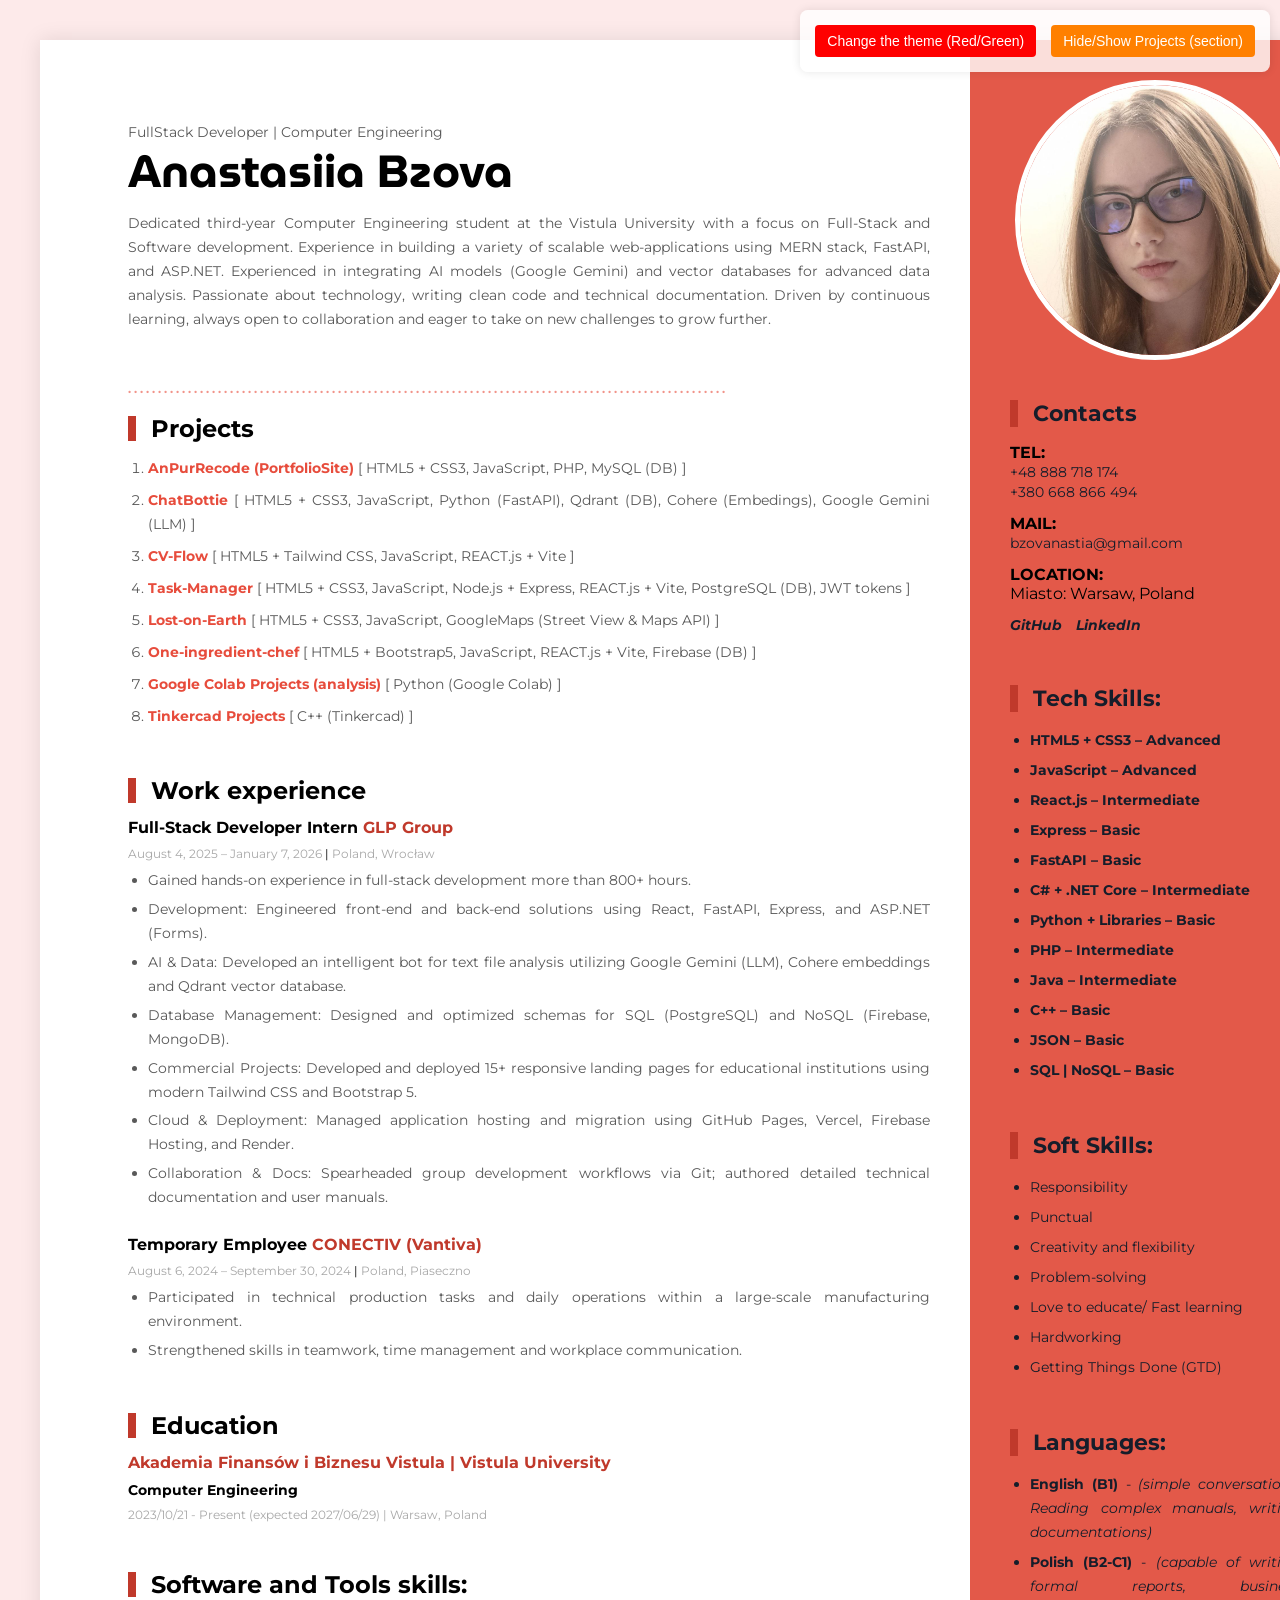
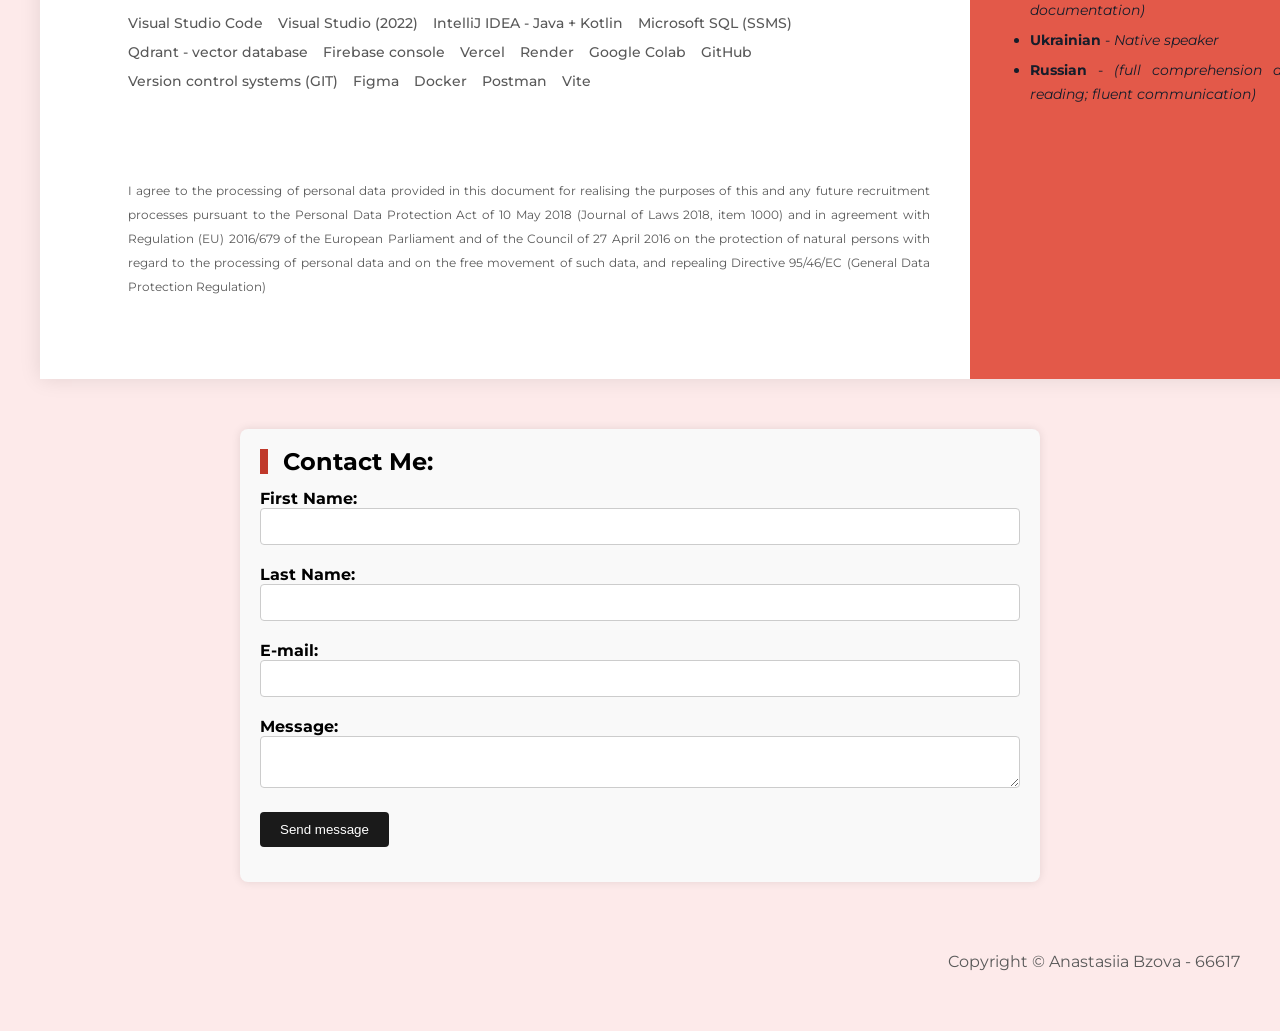
<file: zad6/index.html>
<!DOCTYPE html>
<html lang="en">
<head>
    <meta charset="UTF-8">
    <meta name="viewport" content="width=device-width, initial-scale=1.0">
    <link rel="stylesheet" href="./styles.css">
    <link id="theme-style" rel="stylesheet" href="./red.css">
    <title>~Resume~</title>

    <!-- Fonts -->
    <link rel="preconnect" href="https://fonts.googleapis.com">
    <link rel="preconnect" href="https://fonts.gstatic.com" crossorigin>
    <link href="https://fonts.googleapis.com/css2?family=Montserrat:ital,wght@0,100..900;1,100..900&family=MuseoModerno:ital,wght@0,100..900;1,100..900&display=swap" rel="stylesheet">
</head>
<body>

    <div class="functional-buttons">
        <button id="theme-toggle">Change the theme (Red/Green)</button>
        <button id="section-toggle">Hide/Show Projects (section)</button>
    </div>

    <main>
        <div id="wrapper">
            <div id="main">
                <section id="about">
                    <p class="job-title">FullStack Developer | Computer Engineering</p>
                    <div class="fullname">
                        Anastasiia Bzova
                    </div>
                    <p>Dedicated third-year Computer Engineering student at the Vistula University with a focus on Full-Stack and Software development.
                        Experience in building a variety of scalable web-applications using MERN stack, FastAPI, and ASP.NET. Experienced in integrating AI models (Google Gemini) and vector databases for advanced data analysis. 
                        Passionate about technology, writing clean code and technical documentation. Driven by continuous learning, always open to collaboration and eager to take on new challenges to grow further.</p>
                </section>
                <div id="space">. . . . . . . . . . . . . . . . . . . . . . . . . . . . . . . . . . . . . . . . . . . . . .
                    . . . . . . . . . . . . . . . . . . . . . . . . . . . . . . . . . . . . . . . . . . . . . . . . . . . . . . </div>

                <section id="projects">
                    <h2>Projects</h2>
                    <ol id="projects-list"></ol>
                </section>

                <section id="work">
                    <h2>Work experience</h2>
                    
                    <article class="experience">
                        <h4>Full-Stack Developer Intern <span class="colorful_text">GLP Group</span></h4>
                        <p>August 4, 2025 – January 7, 2026 <span class="separator">|</span> Poland, Wrocław</p>
                        <ul class="experience-list">
                            <li>Gained hands-on experience in full-stack development more than 800+ hours.</li>
                            <li>Development: Engineered front-end and back-end solutions using React, FastAPI, Express, and ASP.NET (Forms).</li>
                            <li>AI & Data: Developed an intelligent bot for text file analysis utilizing Google Gemini (LLM), Cohere embeddings and Qdrant vector database.</li>
                            <li>Database Management: Designed and optimized schemas for SQL (PostgreSQL) and NoSQL (Firebase, MongoDB).</li>
                            <li>Commercial Projects: Developed and deployed 15+ responsive landing pages for educational institutions using modern Tailwind CSS and Bootstrap 5.</li>
                            <li>Cloud & Deployment: Managed application hosting and migration using GitHub Pages, Vercel, Firebase Hosting, and Render.</li>
                            <li>Collaboration & Docs: Spearheaded group development workflows via Git; authored detailed technical documentation and user manuals.</li>
                        </ul>
                    </article>

                    <article class="experience">
                        <h4>Temporary Employee <span class="colorful_text">CONECTIV (Vantiva)</span></h4>
                        <p>August 6, 2024 – September 30, 2024 <span class="separator">|</span> Poland, Piaseczno</p>
                        <ul class="experience-list">
                            <li>Participated in technical production tasks and daily operations within a large-scale manufacturing environment.</li>
                            <li>Strengthened skills in teamwork, time management and workplace communication.</li>
                        </ul>
                    </article>
                </section>

                <section id="education">
                    <h2>Education</h2>
                    <h4><span class="colorful_text">Akademia Finansów i Biznesu Vistula | Vistula University</span></h4>
                    <h5>Computer Engineering</h5>
                    <p>2023/10/21 - Present (expected 2027/06/29) | Warsaw, Poland</p>
                </section>

                <section id="software">
                    <h2>Software and Tools skills:</h2>
                    <ul>
                        <li>Visual Studio Code</li>
                        <li>Visual Studio (2022)</li>
                        <li>IntelliJ IDEA - Java + Kotlin</li>
                        <li>Microsoft SQL (SSMS)</li>
                        <li>Qdrant - vector database</li>
                        <li>Firebase console</li>
                        <li>Vercel</li>
                        <li>Render</li>
                        <li>Google Colab</li>
                        <li>GitHub</li>
                        <li>Version control systems (GIT)</li>
                        <li>Figma</li>
                        <li>Docker</li>
                        <li>Postman</li>
                        <li>Vite</li>
                    </ul>
                </section>

                <div id="agreement">
                    <p>I agree to the processing of personal data provided in this document for realising the purposes of this and any future recruitment processes
                        pursuant to the Personal Data Protection Act of 10 May 2018 (Journal of Laws 2018, item
                        1000) and in agreement with Regulation (EU) 2016/679 of the European Parliament and of the
                        Council of 27 April 2016 on the protection of natural persons with regard to the processing of
                        personal data and on the free movement of such data, and repealing Directive 95/46/EC (General
                        Data Protection Regulation)</p>
                </div>

            </div>

            <aside id="aside">
                <img src="./Photo_profile.jpg" alt="Anastasiia Bzova - Photo" class="profile-img">

                <div id="sidebar-content">
                    <section id="contacts">
                        <h2 id="contacts-title">Contacts</h2>
                        <div class="contacts-item"><strong>TEL:</strong><br>
                            <a href="tel:+48888718174">+48 888 718 174</a><br>
                            <a href="tel:+380668866494">+380 668 866 494</a>
                        </div>
                        <div class="contacts-item"><strong>MAIL:</strong><br>
                            <a href="mailto:bzovanastia@gmail.com">bzovanastia@gmail.com</a>
                        </div>
                        <div class="contacts-item"><strong>LOCATION:</strong><br>
                            <p>Miasto: Warsaw, Poland</p>
                        </div>
                        <div class="contacts-item">
                            <a href="https://github.com/NasTiaFox30" target="_blank" rel="noopener noreferrer" class="external-link"><strong><em>GitHub</em></strong></a>
                            <a href="https://www.linkedin.com/in/anastasiia-bzova-077138351/" target="_blank" rel="noopener noreferrer"><strong><em>LinkedIn</em></strong></a>
                        </div>
                    </section>

                    <section class="skills">
                        <h2 class="skills-title">Tech Skills:</h2>
                        <ul id="tech-skills-list" class="skills-list"></ul>
                    </section>

                    <section class="skills">
                        <h3 class="skills-title">Soft Skills:</h3>
                        <ul class="skills-list">
                            <li>Responsibility</li>
                            <li>Punctual</li>
                            <li>Creativity and flexibility</li>
                            <li>Problem-solving</li>
                            <li>Love to educate/ Fast learning</li>
                            <li>Hardworking</li>
                            <li>Getting Things Done (GTD)</li>
                        </ul>
                    </section>

                    <section class="skills">
                        <h3 class="skills-title">Languages:</h3>
                        <ul class="skills-list">
                            <li><strong>English (B1)</strong> - <em>(simple conversations. Reading complex manuals, writing documentations)</em></li>
                            <li><strong>Polish (B2-C1)</strong> - <em>(capable of writing formal reports, business documentation)</em></li>
                            <li><strong>Ukrainian</strong> - <em>Native speaker</em></li>
                            <li><strong>Russian</strong> - <em>(full comprehension and reading; fluent communication)</em></li>
                        </ul>
                    </section>

                </div>
            </aside>
        </div>
    </main>

    <!-- Formularz -->
    <section id="contact-section">
        <h2>Contact Me:</h2>
        <form id="myForm" novalidate> <div class="form-group">
            <label for="firstName">First Name:</label>
            <input type="text" id="firstName" name="firstName">
            <span id="firstNameError" class="error-msg"></span>
            </div>

            <div class="form-group">
            <label for="lastName">Last Name:</label>
            <input type="text" id="lastName" name="lastName">
            <span id="lastNameError" class="error-msg"></span>
            </div>

            <div class="form-group">
            <label for="email">E-mail:</label>
            <input type="email" id="email" name="email">
            <span id="emailError" class="error-msg"></span>
            </div>

            <div class="form-group">
            <label for="message">Message:</label>
            <textarea id="message" name="message"></textarea>
            <span id="messageError" class="error-msg"></span>
            </div>
            

            <button type="submit" class="sub-btn">Send message</button>
        </form>
        <div id="formSuccess" class="success-msg"></div>
    </section>

    <footer>
        <p>Copyright &#169; Anastasiia Bzova - 66617</p>
    </footer>

    <script src="./scripts.js"></script>
</body>
</html>
</file>
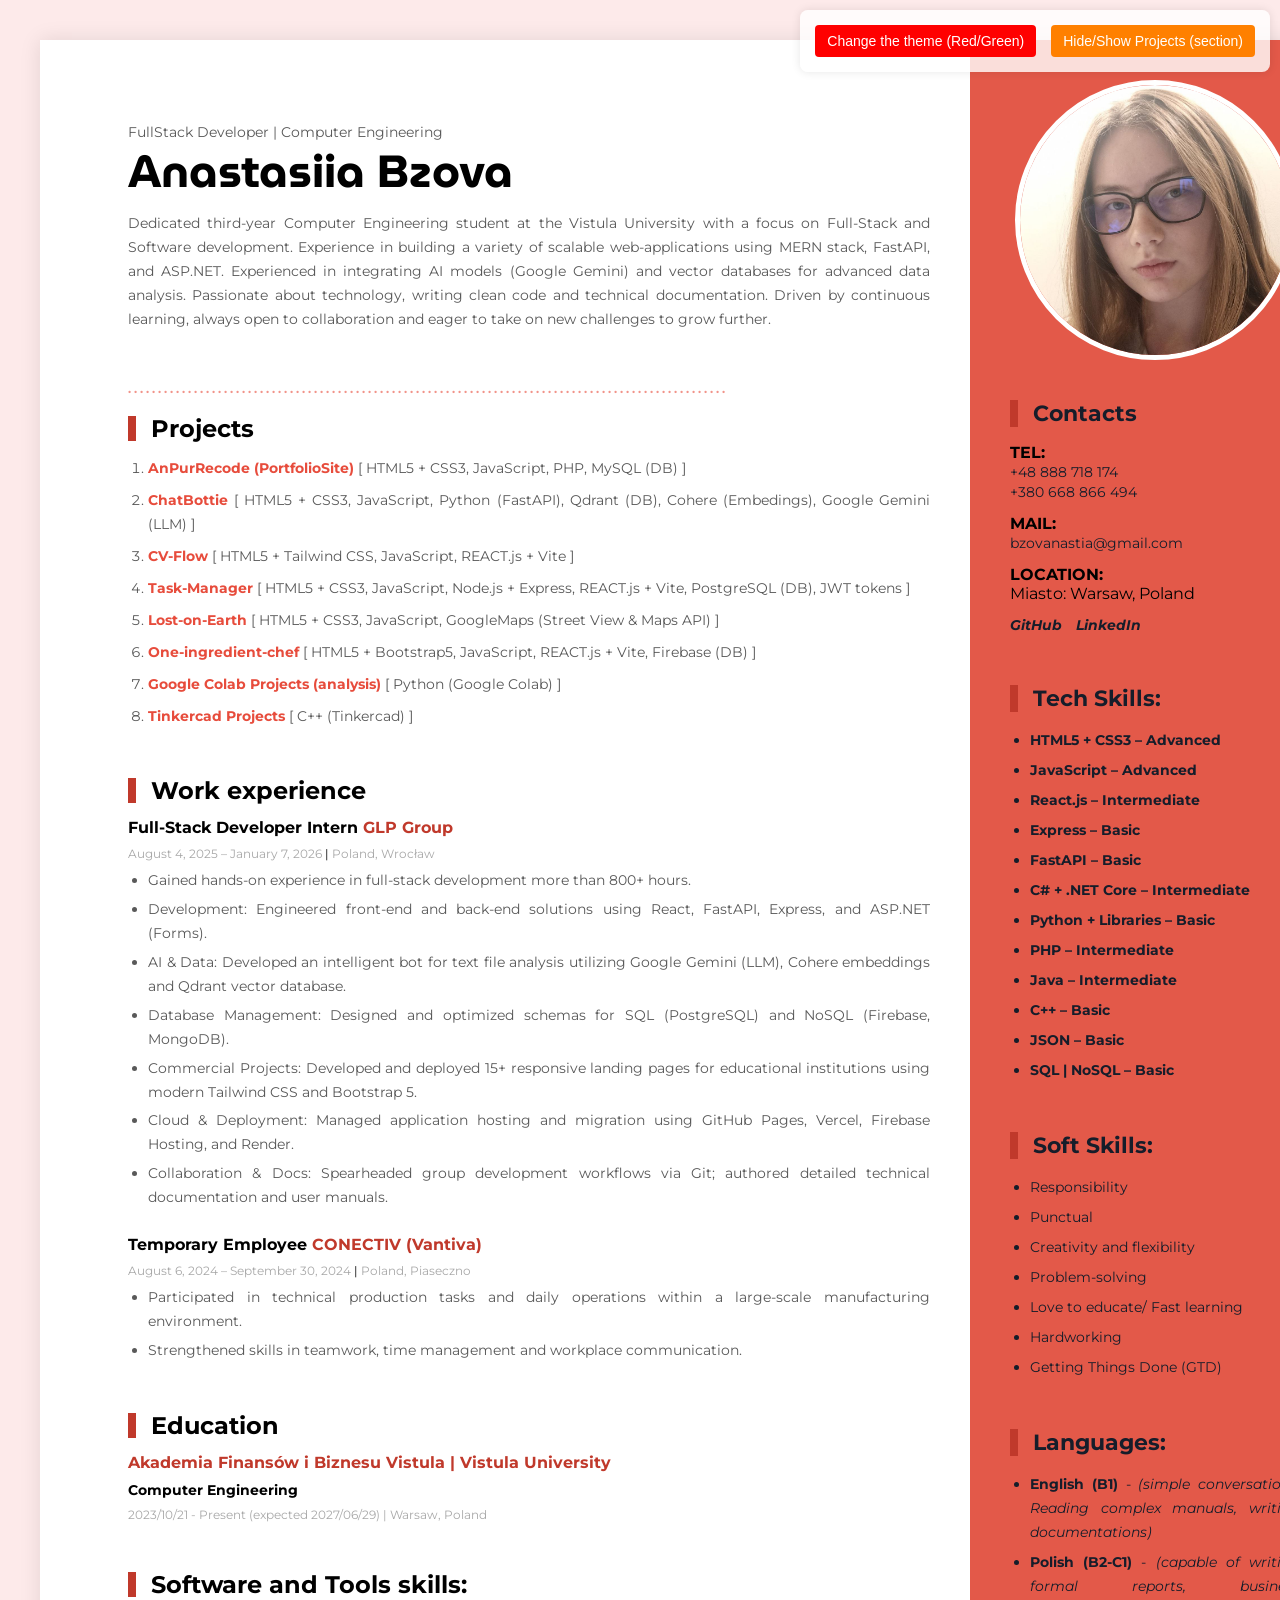
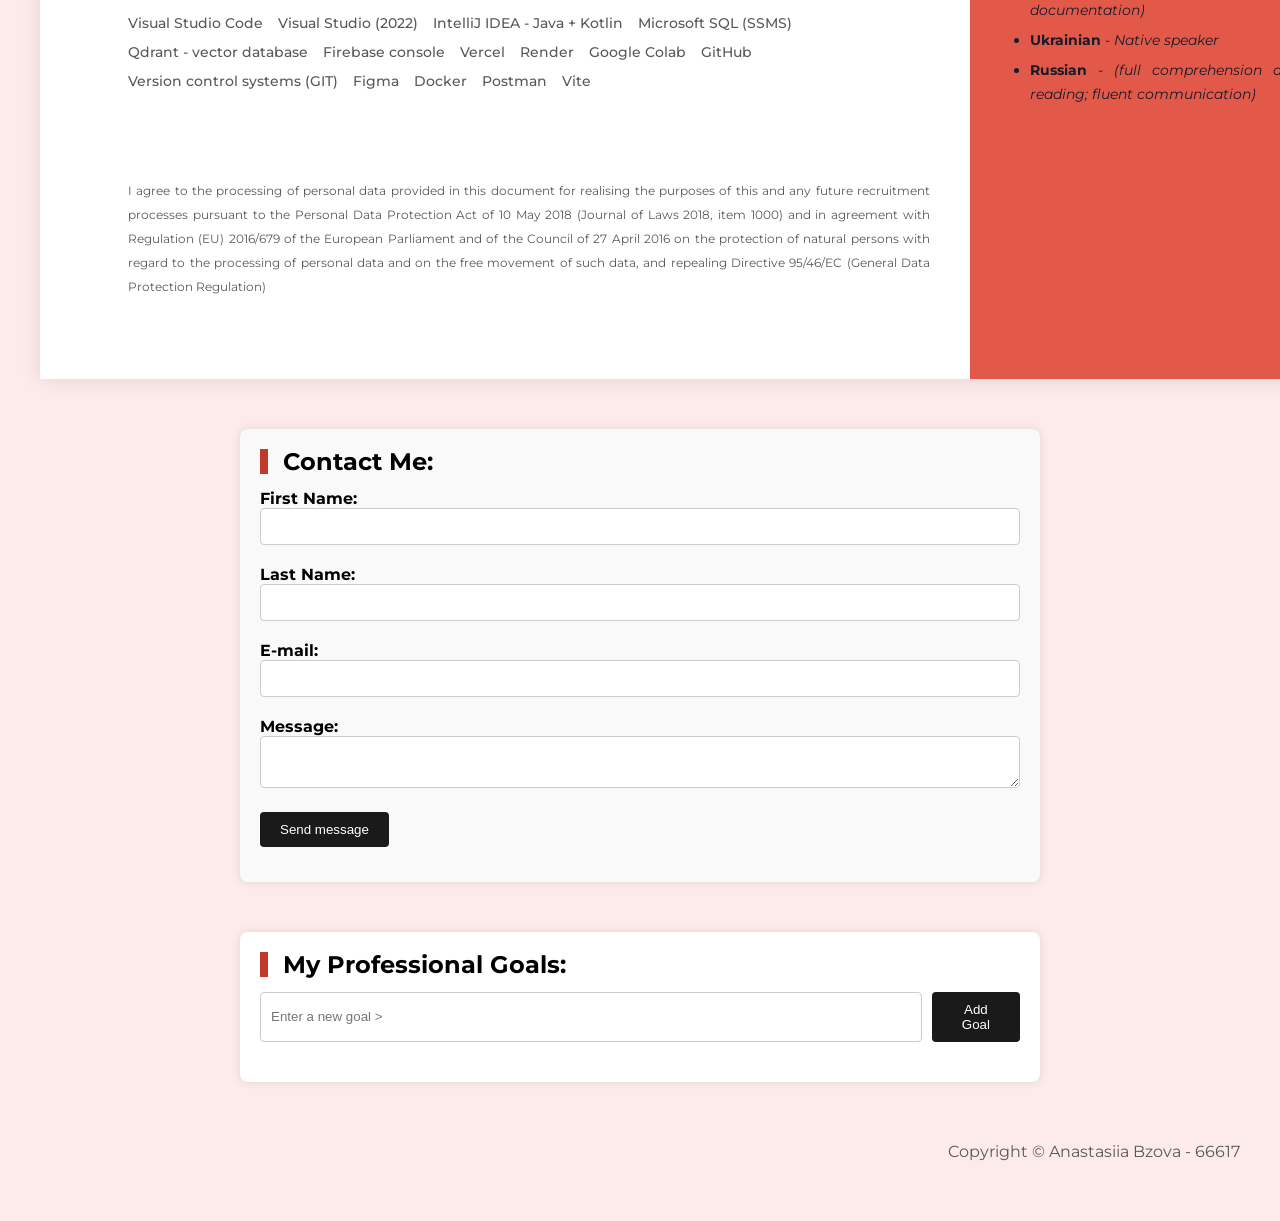
<file: zad7/index.html>
<!DOCTYPE html>
<html lang="en">
<head>
    <meta charset="UTF-8">
    <meta name="viewport" content="width=device-width, initial-scale=1.0">
    <link rel="stylesheet" href="./styles.css">
    <link id="theme-style" rel="stylesheet" href="./red.css">
    <title>~Resume~</title>

    <!-- Fonts -->
    <link rel="preconnect" href="https://fonts.googleapis.com">
    <link rel="preconnect" href="https://fonts.gstatic.com" crossorigin>
    <link href="https://fonts.googleapis.com/css2?family=Montserrat:ital,wght@0,100..900;1,100..900&family=MuseoModerno:ital,wght@0,100..900;1,100..900&display=swap" rel="stylesheet">
</head>
<body>

    <div class="functional-buttons">
        <button id="theme-toggle">Change the theme (Red/Green)</button>
        <button id="section-toggle">Hide/Show Projects (section)</button>
    </div>

    <main>
        <div id="wrapper">
            <div id="main">
                <section id="about">
                    <p class="job-title">FullStack Developer | Computer Engineering</p>
                    <div class="fullname">
                        Anastasiia Bzova
                    </div>
                    <p>Dedicated third-year Computer Engineering student at the Vistula University with a focus on Full-Stack and Software development.
                        Experience in building a variety of scalable web-applications using MERN stack, FastAPI, and ASP.NET. Experienced in integrating AI models (Google Gemini) and vector databases for advanced data analysis. 
                        Passionate about technology, writing clean code and technical documentation. Driven by continuous learning, always open to collaboration and eager to take on new challenges to grow further.</p>
                </section>
                <div id="space">. . . . . . . . . . . . . . . . . . . . . . . . . . . . . . . . . . . . . . . . . . . . . .
                    . . . . . . . . . . . . . . . . . . . . . . . . . . . . . . . . . . . . . . . . . . . . . . . . . . . . . . </div>

                <section id="projects">
                    <h2>Projects</h2>
                    <ol id="projects-list"></ol>
                </section>

                <section id="work">
                    <h2>Work experience</h2>
                    
                    <article class="experience">
                        <h4>Full-Stack Developer Intern <span class="colorful_text">GLP Group</span></h4>
                        <p>August 4, 2025 – January 7, 2026 <span class="separator">|</span> Poland, Wrocław</p>
                        <ul class="experience-list">
                            <li>Gained hands-on experience in full-stack development more than 800+ hours.</li>
                            <li>Development: Engineered front-end and back-end solutions using React, FastAPI, Express, and ASP.NET (Forms).</li>
                            <li>AI & Data: Developed an intelligent bot for text file analysis utilizing Google Gemini (LLM), Cohere embeddings and Qdrant vector database.</li>
                            <li>Database Management: Designed and optimized schemas for SQL (PostgreSQL) and NoSQL (Firebase, MongoDB).</li>
                            <li>Commercial Projects: Developed and deployed 15+ responsive landing pages for educational institutions using modern Tailwind CSS and Bootstrap 5.</li>
                            <li>Cloud & Deployment: Managed application hosting and migration using GitHub Pages, Vercel, Firebase Hosting, and Render.</li>
                            <li>Collaboration & Docs: Spearheaded group development workflows via Git; authored detailed technical documentation and user manuals.</li>
                        </ul>
                    </article>

                    <article class="experience">
                        <h4>Temporary Employee <span class="colorful_text">CONECTIV (Vantiva)</span></h4>
                        <p>August 6, 2024 – September 30, 2024 <span class="separator">|</span> Poland, Piaseczno</p>
                        <ul class="experience-list">
                            <li>Participated in technical production tasks and daily operations within a large-scale manufacturing environment.</li>
                            <li>Strengthened skills in teamwork, time management and workplace communication.</li>
                        </ul>
                    </article>
                </section>

                <section id="education">
                    <h2>Education</h2>
                    <h4><span class="colorful_text">Akademia Finansów i Biznesu Vistula | Vistula University</span></h4>
                    <h5>Computer Engineering</h5>
                    <p>2023/10/21 - Present (expected 2027/06/29) | Warsaw, Poland</p>
                </section>

                <section id="software">
                    <h2>Software and Tools skills:</h2>
                    <ul>
                        <li>Visual Studio Code</li>
                        <li>Visual Studio (2022)</li>
                        <li>IntelliJ IDEA - Java + Kotlin</li>
                        <li>Microsoft SQL (SSMS)</li>
                        <li>Qdrant - vector database</li>
                        <li>Firebase console</li>
                        <li>Vercel</li>
                        <li>Render</li>
                        <li>Google Colab</li>
                        <li>GitHub</li>
                        <li>Version control systems (GIT)</li>
                        <li>Figma</li>
                        <li>Docker</li>
                        <li>Postman</li>
                        <li>Vite</li>
                    </ul>
                </section>

                <div id="agreement">
                    <p>I agree to the processing of personal data provided in this document for realising the purposes of this and any future recruitment processes
                        pursuant to the Personal Data Protection Act of 10 May 2018 (Journal of Laws 2018, item
                        1000) and in agreement with Regulation (EU) 2016/679 of the European Parliament and of the
                        Council of 27 April 2016 on the protection of natural persons with regard to the processing of
                        personal data and on the free movement of such data, and repealing Directive 95/46/EC (General
                        Data Protection Regulation)</p>
                </div>

            </div>

            <aside id="aside">
                <img src="./Photo_profile.jpg" alt="Anastasiia Bzova - Photo" class="profile-img">

                <div id="sidebar-content">
                    <section id="contacts">
                        <h2 id="contacts-title">Contacts</h2>
                        <div class="contacts-item"><strong>TEL:</strong><br>
                            <a href="tel:+48888718174">+48 888 718 174</a><br>
                            <a href="tel:+380668866494">+380 668 866 494</a>
                        </div>
                        <div class="contacts-item"><strong>MAIL:</strong><br>
                            <a href="mailto:bzovanastia@gmail.com">bzovanastia@gmail.com</a>
                        </div>
                        <div class="contacts-item"><strong>LOCATION:</strong><br>
                            <p>Miasto: Warsaw, Poland</p>
                        </div>
                        <div class="contacts-item">
                            <a href="https://github.com/NasTiaFox30" target="_blank" rel="noopener noreferrer" class="external-link"><strong><em>GitHub</em></strong></a>
                            <a href="https://www.linkedin.com/in/anastasiia-bzova-077138351/" target="_blank" rel="noopener noreferrer"><strong><em>LinkedIn</em></strong></a>
                        </div>
                    </section>

                    <section class="skills">
                        <h2 class="skills-title">Tech Skills:</h2>
                        <ul id="tech-skills-list" class="skills-list"></ul>
                    </section>

                    <section class="skills">
                        <h3 class="skills-title">Soft Skills:</h3>
                        <ul class="skills-list">
                            <li>Responsibility</li>
                            <li>Punctual</li>
                            <li>Creativity and flexibility</li>
                            <li>Problem-solving</li>
                            <li>Love to educate/ Fast learning</li>
                            <li>Hardworking</li>
                            <li>Getting Things Done (GTD)</li>
                        </ul>
                    </section>

                    <section class="skills">
                        <h3 class="skills-title">Languages:</h3>
                        <ul class="skills-list">
                            <li><strong>English (B1)</strong> - <em>(simple conversations. Reading complex manuals, writing documentations)</em></li>
                            <li><strong>Polish (B2-C1)</strong> - <em>(capable of writing formal reports, business documentation)</em></li>
                            <li><strong>Ukrainian</strong> - <em>Native speaker</em></li>
                            <li><strong>Russian</strong> - <em>(full comprehension and reading; fluent communication)</em></li>
                        </ul>
                    </section>

                </div>
            </aside>
        </div>
    </main>

    <!-- Formularz -->
    <section id="contact-section">
        <h2>Contact Me:</h2>
        <form id="myForm" novalidate> <div class="form-group">
            <label for="firstName">First Name:</label>
            <input type="text" id="firstName" name="firstName">
            <span id="firstNameError" class="error-msg"></span>
            </div>

            <div class="form-group">
            <label for="lastName">Last Name:</label>
            <input type="text" id="lastName" name="lastName">
            <span id="lastNameError" class="error-msg"></span>
            </div>

            <div class="form-group">
            <label for="email">E-mail:</label>
            <input type="email" id="email" name="email">
            <span id="emailError" class="error-msg"></span>
            </div>

            <div class="form-group">
            <label for="message">Message:</label>
            <textarea id="message" name="message"></textarea>
            <span id="messageError" class="error-msg"></span>
            </div>
            

            <button type="submit" class="sub-btn">Send message</button>
        </form>
        <div id="formSuccess" class="success-msg"></div>
    </section>


    <section id="goals-section">
        <h2>My Professional Goals:</h2>
        <div class="goal-input-container">
            <input type="text" id="goalInput" placeholder="Enter a new goal >">
            <button id="addGoalBtn" class="sub-btn">Add Goal</button>
        </div>
        <ul id="goalsList"></ul>
    </section>

    <footer>
        <p>Copyright &#169; Anastasiia Bzova - 66617</p>
    </footer>

    <script src="./scripts.js"></script>
</body>
</html>
</file>
<file: style.css>
* {
  box-sizing: border-box;
  margin: 0;
  padding: 0;
}

body {
  font-family: "Montserrat", sans-serif;
  font-weight: 700;
  color: #000;
  background-color: #eefde5;
  padding: 40px;
  margin: 0;
}

section {
  margin-bottom: 50px;
}

aside {
  background: #c1e5ab;
  padding-block: 40px;
  width: 370px;
  display: flex;
  flex-direction: column;
  align-items: center;
  flex-shrink: 0;
}
#sidebar-content {
  padding: 40px 40px 0px 40px;
  width: 100%;
}

#main {
  padding: 80px 40px 80px 88px;
  width: 100%;
  flex: 1;
}

#wrapper {
  background: #fff;
  display: flex;
  flex-direction: row-reverse;
  margin: 0 auto;
  width: 1300px;
  box-shadow: 0 0 20px rgba(0,0,0,0.1);
  position: relative;
}

footer {
  text-align: right;
  padding: 20px 0;
  font-weight: 400;
  color: #595959;
}

h2, h3 {
  font-size: 22px;
  line-height: 27px;
  margin-bottom: 16px;
  padding-bottom: 5px;
  color: #000;
}

h4 {
  font-size: 16px;
  line-height: 125%;
  margin-bottom: 8px;
}

h5 {
  font-size: 14px;
  line-height: normal;
  margin-bottom: 8px;
}

/* Decorative elems */
#space {
  display: flex;
  white-space: nowrap;
  overflow: hidden;
  color: #B1E386;
  margin: 20px 0;
  font-size: 12px;
}
.green_text {
  color: #6ad146;
}
.separator {
  color: #000;
}



/*========= Sections: =========*/

#about p {
  font-weight: 400;
  font-size: 14px;
  line-height: 24px;
  color: #595959;
  text-align: justify;
}
#about .fullname {
  font-family: 'MuseoModerno', sans-serif;
  font-size: 45px;
  line-height: 55px;
  font-weight: 700;
  margin-bottom: 12px;
}


#projects-list {
  padding-left: 20px;
}

#projects-list li {
  color: #595959;
  font-weight: 400;
  font-size: 14px;
  line-height: 24px;
  text-align: justify;
  margin-bottom: 8px;
}

#projects-list a {
  color: #2fb400;
  font-size: 14px;
  font-weight: 400;
  line-height: 24px;
  text-decoration: none;
  word-break: break-all;
}
#projects-list a:hover {
  color: darkgreen;
  text-decoration: underline; 
}


.experience {
  margin-bottom: 25px;
  page-break-inside: avoid;
}

.experience p{
  font-size: 12px;
  line-height: 15px;
  font-weight: 400;
  color: #a8a8a8;
  margin-bottom: 8px;
}

.experience-list {
  padding-left: 20px;
  margin-bottom: 10px;
}

.experience-list li {
  font-weight: 400;
  font-size: 14px;
  line-height: 171%;
  color: #595959;
  text-align: justify;
  margin-bottom: 5px;
}


#education p {
  font-size: 12px;
  line-height: 15px;
  font-weight: 400;
  color: #a8a8a8;
  margin-bottom: 8px;
}


#software ul {
  display: flex;
  justify-content: flex-start;
  flex-wrap: wrap;
  padding-left: 0;
  list-style: none;
  max-width: 700px;
}

#software li {
  font-weight: 500;
  font-size: 14px;
  line-height: 171%;
  color: #595959;
  margin-right: 15px;
  margin-bottom: 5px;
}


#contacts-title, .skills-title {
  color: #161d2a;
  font-size: 22px;
  font-weight: 700;
  line-height: normal;
  margin-bottom: 16px;
}

.contacts-item {
  display: block;
  margin-bottom: 12px;
  font-weight: 400;
}

.contacts-item img {
  width: 20px;
  height: 20px;
  margin-right: 8px;
  flex-shrink: 0;
}

.contacts-item a {
  text-decoration-line: none;
  color: #161d2a;
  font-size: 14px;
  font-weight: 400;
  line-height: 20px;
  word-break: break-all;
}

.contacts-item a:hover {
  color: #2fb400;
}


.skills-list {
  padding-left: 20px;
  list-style-type: disc;
}

.skills-list li {
  color: #161d2a;
  font-size: 14px;
  font-weight: 400;
  line-height: 24px;
  margin-bottom: 6px;
  text-align: justify;
}


#agreement {
  margin-top: 80px;
}

#agreement p {
  font-weight: 400;
  font-size: 12px;
  line-height: 24px;
  color: #595959;
  text-align: justify;
}
</file>
<file: zad2_css/styles.css>
* {
  box-sizing: border-box;
  margin: 0;
  padding: 0;
}

body {
  font-family: "Montserrat", sans-serif;
  font-weight: 700;
  color: #000;
  background-color: #eefde5;
  padding: 40px;
  margin: 0;
}

section {
  margin-bottom: 50px;
}

/* profile img */
.profile-img {
  width: 310px;
  height: 400px;
  border-radius: 5px;
}

aside {
  background: #aadf8a;
  padding-block: 40px;
  width: 370px;
  display: flex;
  flex-direction: column;
  align-items: center;
  flex-shrink: 0;
}
#sidebar-content {
  padding: 40px 40px 0px 40px;
  width: 100%;
}

#main {
  padding: 80px 40px 80px 88px;
  width: 100%;
  flex: 1;
}

#wrapper {
  background: #fff;
  display: flex;
  flex-direction: row-reverse;
  margin: 0 auto;
  width: 1300px;
  box-shadow: 0 0 20px rgba(0,0,0,0.1);
  position: relative;
}

footer {
  text-align: right;
  padding: 20px 0;
  font-weight: 400;
  color: #595959;
}

h2, h3 {
  font-size: 22px;
  line-height: 27px;
  margin-bottom: 16px;
  padding-bottom: 5px;
  color: #000;
}

h4 {
  font-size: 16px;
  line-height: 125%;
  margin-bottom: 8px;
}

h5 {
  font-size: 14px;
  line-height: normal;
  margin-bottom: 8px;
}

/* Decorative elems */
#space {
  display: flex;
  white-space: nowrap;
  overflow: hidden;
  color: #B1E386;
  margin: 20px 0;
  font-size: 12px;
}
.job-title {
  font-weight: 700;
}
.external-link {
  margin-right: 10px;
}
.green_text {
  color: #2e8b57;
}
.separator {
  color: #000;
}



/*========= Sections: =========*/

#about p {
  font-weight: 400;
  font-size: 14px;
  line-height: 24px;
  color: #595959;
  text-align: justify;
}
#about .fullname {
  font-family: 'MuseoModerno', sans-serif;
  font-size: 45px;
  line-height: 55px;
  font-weight: 700;
  margin-bottom: 12px;
}


#projects-list {
  padding-left: 20px;
}

#projects-list li {
  color: #595959;
  font-weight: 400;
  font-size: 14px;
  line-height: 24px;
  text-align: justify;
  margin-bottom: 8px;
}

#projects-list a {
  color: #2b9f01;
  font-size: 14px;
  font-weight: 400;
  line-height: 24px;
  text-decoration: none;
  word-break: break-all;
}
#projects-list a:hover {
  color: darkgreen;
  text-decoration: underline; 
}


.experience {
  margin-bottom: 25px;
  page-break-inside: avoid;
}

.experience p{
  font-size: 12px;
  line-height: 15px;
  font-weight: 400;
  color: #a8a8a8;
  margin-bottom: 8px;
}

.experience-list {
  padding-left: 20px;
  margin-bottom: 10px;
}

.experience-list li {
  font-weight: 400;
  font-size: 14px;
  line-height: 171%;
  color: #595959;
  text-align: justify;
  margin-bottom: 5px;
}


#education p {
  font-size: 12px;
  line-height: 15px;
  font-weight: 400;
  color: #a8a8a8;
  margin-bottom: 8px;
}


#software ul {
  display: flex;
  justify-content: flex-start;
  flex-wrap: wrap;
  padding-left: 0;
  list-style: none;
  max-width: 700px;
}

#software li {
  font-weight: 500;
  font-size: 14px;
  line-height: 171%;
  color: #595959;
  margin-right: 15px;
  margin-bottom: 5px;
}


#contacts-title, .skills-title {
  color: #161d2a;
  font-size: 22px;
  font-weight: 700;
  line-height: normal;
  margin-bottom: 16px;
}

.contacts-item {
  display: block;
  margin-bottom: 12px;
  font-weight: 400;
}

.contacts-item img {
  width: 20px;
  height: 20px;
  margin-right: 8px;
  flex-shrink: 0;
}

.contacts-item a {
  text-decoration-line: none;
  color: #161d2a;
  font-size: 14px;
  font-weight: 400;
  line-height: 20px;
  word-break: break-all;
}

.contacts-item a:hover {
  color: #2fb400;
}


.skills-list {
  padding-left: 20px;
  list-style-type: disc;
}

.skills-list li {
  color: #161d2a;
  font-size: 14px;
  font-weight: 400;
  line-height: 24px;
  margin-bottom: 6px;
  text-align: justify;
}


#agreement {
  margin-top: 80px;
}

#agreement p {
  font-weight: 400;
  font-size: 12px;
  line-height: 24px;
  color: #595959;
  text-align: justify;
}
</file>
<file: zad3_motyw/red.css>
:root{
  --bg-color: #fdeaea;
  --aside-color: #e35949;
  --projects-list-color: #e74c3c;
  --project-list-hover-color: #922b21;
  --text-decor-color: #c0392b;
  --space-color: #f1948a;
  --contact-hover-color: #ffcccc;
}

* {
  box-sizing: border-box;
  margin: 0;
  padding: 0;
}

body {
  font-family: "Montserrat", sans-serif;
  font-weight: 700;
  color: #000;
  background-color: var(--bg-color);
  padding: 40px;
  margin: 0;
}

section {
  margin-bottom: 50px;
}

/* profile img */
.profile-img {
  width: 280px;
  height: 280px;
  border-radius: 50%;
  border: 5px solid #fff;
  object-fit: cover;
}

aside {
  background: var(--aside-color);
  padding-block: 40px;
  width: 370px;
  display: flex;
  flex-direction: column;
  align-items: center;
  flex-shrink: 0;
}
#sidebar-content {
  padding: 40px 40px 0px 40px;
  width: 100%;
}

#main {
  padding: 80px 40px 80px 88px;
  width: 100%;
  flex: 1;
}

#wrapper {
  background: #fff;
  display: flex;
  flex-direction: row; /* LEFT */
  margin: 0 auto;
  width: 1300px;
  box-shadow: 0 0 20px rgba(0,0,0,0.1);
  position: relative;
}

footer {
  text-align: right;
  padding: 20px 0;
  font-weight: 400;
  color: #595959;
}

h2, h3 {
  font-size: 24px;
  line-height: 25px;
  margin-bottom: 15px;
  border-left: 8px solid var(--text-decor-color);
  padding-left: 15px;
}

h4 {
  font-size: 16px;
  line-height: 125%;
  margin-bottom: 8px;
}

h5 {
  font-size: 14px;
  line-height: normal;
  margin-bottom: 8px;
}

/* Decorative elems */
#space {
  display: flex;
  white-space: nowrap;
  overflow: hidden;
  color: var(--space-color);
  margin: 20px 0;
  font-size: 12px;
}
.job-title {
  font-weight: 700;
}
.external-link {
  margin-right: 10px;
}
.colorful_text {
  color: var(--text-decor-color);
}
.separator {
  color: #000;
}



/*========= Sections: =========*/

#about p {
  font-weight: 400;
  font-size: 14px;
  line-height: 24px;
  color: #595959;
  text-align: justify;
}
#about .fullname {
  font-family: 'MuseoModerno', sans-serif;
  font-size: 45px;
  line-height: 55px;
  font-weight: 700;
  margin-bottom: 12px;
}


#projects-list {
  padding-left: 20px;
}

#projects-list li {
  color: #595959;
  font-weight: 400;
  font-size: 14px;
  line-height: 24px;
  text-align: justify;
  margin-bottom: 8px;
}

#projects-list a {
  color: var(--projects-list-color);
  font-size: 14px;
  font-weight: 400;
  line-height: 24px;
  text-decoration: none;
  word-break: break-all;
}
#projects-list a:hover {
  color: var(--project-list-hover-color);
  text-decoration: underline; 
}


.experience {
  margin-bottom: 25px;
  page-break-inside: avoid;
}

.experience p{
  font-size: 12px;
  line-height: 15px;
  font-weight: 400;
  color: #a8a8a8;
  margin-bottom: 8px;
}

.experience-list {
  padding-left: 20px;
  margin-bottom: 10px;
}

.experience-list li {
  font-weight: 400;
  font-size: 14px;
  line-height: 171%;
  color: #595959;
  text-align: justify;
  margin-bottom: 5px;
}


#education p {
  font-size: 12px;
  line-height: 15px;
  font-weight: 400;
  color: #a8a8a8;
  margin-bottom: 8px;
}


#software ul {
  display: flex;
  justify-content: flex-start;
  flex-wrap: wrap;
  padding-left: 0;
  list-style: none;
  max-width: 700px;
}

#software li {
  font-weight: 500;
  font-size: 14px;
  line-height: 171%;
  color: #595959;
  margin-right: 15px;
  margin-bottom: 5px;
}


#contacts-title, .skills-title {
  color: #161d2a;
  font-size: 22px;
  font-weight: 700;
  line-height: normal;
  margin-bottom: 16px;
}

.contacts-item {
  display: block;
  margin-bottom: 12px;
  font-weight: 400;
}

.contacts-item img {
  width: 20px;
  height: 20px;
  margin-right: 8px;
  flex-shrink: 0;
}

.contacts-item a {
  text-decoration-line: none;
  color: #161d2a;
  font-size: 14px;
  font-weight: 400;
  line-height: 20px;
  word-break: break-all;
}

.contacts-item a:hover {
  color: var(--contact-hover-color);
}


.skills-list {
  padding-left: 20px;
  list-style-type: disc;
}

.skills-list li {
  color: #161d2a;
  font-size: 14px;
  font-weight: 400;
  line-height: 24px;
  margin-bottom: 6px;
  text-align: justify;
}


#agreement {
  margin-top: 80px;
}

#agreement p {
  font-weight: 400;
  font-size: 12px;
  line-height: 24px;
  color: #595959;
  text-align: justify;
}
</file>
<file: zad4/styles.css>
.functional-buttons{
    position: fixed;
    top: 10px;
    right: 10px;
    z-index: 1000;
    background: rgba(255,255,255,0.8);
    padding: 10px;
    border-radius: 8px;
    box-shadow: 0 0 10px rgba(0,0,0,0.1);
}

.functional-buttons button {
    margin: 5px;
    padding: 8px 12px;
    font-size: 14px;
    cursor: pointer;
    border: none;
    border-radius: 4px;
    background-color: #ff8000;
    color: white;
    transition: background-color 0.3s ease;
}
.functional-buttons button:hover {
    background-color: #e67300;
}
</file>
<file: zad4/red.css>
:root{
  --bg-color: #fdeaea;
  --aside-color: #e35949;
  --projects-list-color: #e74c3c;
  --project-list-hover-color: #922b21;
  --text-decor-color: #c0392b;
  --space-color: #f1948a;
  --contact-hover-color: #ffcccc;
}

* {
  box-sizing: border-box;
  margin: 0;
  padding: 0;
}

body {
  font-family: "Montserrat", sans-serif;
  font-weight: 700;
  color: #000;
  background-color: var(--bg-color);
  padding: 40px;
  margin: 0;
}

section {
  margin-bottom: 50px;
}

/* functional buttons */
#theme-toggle{
    background-color: #ff0000;
}
#theme-toggle:hover{
    background-color: #f04b4b;
}

/* profile img */
.profile-img {
  width: 280px;
  height: 280px;
  border-radius: 50%;
  border: 5px solid #fff;
  object-fit: cover;
}

aside {
  background: var(--aside-color);
  padding-block: 40px;
  width: 370px;
  display: flex;
  flex-direction: column;
  align-items: center;
  flex-shrink: 0;
}
#sidebar-content {
  padding: 40px 40px 0px 40px;
  width: 100%;
}

#main {
  padding: 80px 40px 80px 88px;
  width: 100%;
  flex: 1;
}

#wrapper {
  background: #fff;
  display: flex;
  flex-direction: row; /* LEFT */
  margin: 0 auto;
  width: 1300px;
  box-shadow: 0 0 20px rgba(0,0,0,0.1);
  position: relative;
}

footer {
  text-align: right;
  padding: 20px 0;
  font-weight: 400;
  color: #595959;
}

h2, h3 {
  font-size: 24px;
  line-height: 25px;
  margin-bottom: 15px;
  border-left: 8px solid var(--text-decor-color);
  padding-left: 15px;
}

h4 {
  font-size: 16px;
  line-height: 125%;
  margin-bottom: 8px;
}

h5 {
  font-size: 14px;
  line-height: normal;
  margin-bottom: 8px;
}

/* Decorative elems */
#space {
  display: flex;
  white-space: nowrap;
  overflow: hidden;
  color: var(--space-color);
  margin: 20px 0;
  font-size: 12px;
}
.job-title {
  font-weight: 700;
}
.external-link {
  margin-right: 10px;
}
.colorful_text {
  color: var(--text-decor-color);
}
.separator {
  color: #000;
}



/*========= Sections: =========*/

#about p {
  font-weight: 400;
  font-size: 14px;
  line-height: 24px;
  color: #595959;
  text-align: justify;
}
#about .fullname {
  font-family: 'MuseoModerno', sans-serif;
  font-size: 45px;
  line-height: 55px;
  font-weight: 700;
  margin-bottom: 12px;
}


#projects-list {
  padding-left: 20px;
}

#projects-list li {
  color: #595959;
  font-weight: 400;
  font-size: 14px;
  line-height: 24px;
  text-align: justify;
  margin-bottom: 8px;
}

#projects-list a {
  color: var(--projects-list-color);
  font-size: 14px;
  font-weight: 400;
  line-height: 24px;
  text-decoration: none;
  word-break: break-all;
}
#projects-list a:hover {
  color: var(--project-list-hover-color);
  text-decoration: underline; 
}


.experience {
  margin-bottom: 25px;
  page-break-inside: avoid;
}

.experience p{
  font-size: 12px;
  line-height: 15px;
  font-weight: 400;
  color: #a8a8a8;
  margin-bottom: 8px;
}

.experience-list {
  padding-left: 20px;
  margin-bottom: 10px;
}

.experience-list li {
  font-weight: 400;
  font-size: 14px;
  line-height: 171%;
  color: #595959;
  text-align: justify;
  margin-bottom: 5px;
}


#education p {
  font-size: 12px;
  line-height: 15px;
  font-weight: 400;
  color: #a8a8a8;
  margin-bottom: 8px;
}


#software ul {
  display: flex;
  justify-content: flex-start;
  flex-wrap: wrap;
  padding-left: 0;
  list-style: none;
  max-width: 700px;
}

#software li {
  font-weight: 500;
  font-size: 14px;
  line-height: 171%;
  color: #595959;
  margin-right: 15px;
  margin-bottom: 5px;
}


#contacts-title, .skills-title {
  color: #161d2a;
  font-size: 22px;
  font-weight: 700;
  line-height: normal;
  margin-bottom: 16px;
}

.contacts-item {
  display: block;
  margin-bottom: 12px;
  font-weight: 400;
}

.contacts-item img {
  width: 20px;
  height: 20px;
  margin-right: 8px;
  flex-shrink: 0;
}

.contacts-item a {
  text-decoration-line: none;
  color: #161d2a;
  font-size: 14px;
  font-weight: 400;
  line-height: 20px;
  word-break: break-all;
}

.contacts-item a:hover {
  color: var(--contact-hover-color);
}


.skills-list {
  padding-left: 20px;
  list-style-type: disc;
}

.skills-list li {
  color: #161d2a;
  font-size: 14px;
  font-weight: 400;
  line-height: 24px;
  margin-bottom: 6px;
  text-align: justify;
}


#agreement {
  margin-top: 80px;
}

#agreement p {
  font-weight: 400;
  font-size: 12px;
  line-height: 24px;
  color: #595959;
  text-align: justify;
}
</file>
<file: zad5/styles.css>
.functional-buttons{
    position: fixed;
    top: 10px;
    right: 10px;
    z-index: 1000;
    background: rgba(255,255,255,0.8);
    padding: 10px;
    border-radius: 8px;
    box-shadow: 0 0 10px rgba(0,0,0,0.1);
}

.functional-buttons button {
    margin: 5px;
    padding: 8px 12px;
    font-size: 14px;
    cursor: pointer;
    border: none;
    border-radius: 4px;
    background-color: #ff8000;
    color: white;
    transition: background-color 0.3s ease;
}
.functional-buttons button:hover {
    background-color: #e67300;
}


/* Form Styles */
#contact-section {
    max-width: 800px;
    margin: 50px auto;
    padding: 20px;
    background-color: #f9f9f9;
    border-radius: 8px;
    box-shadow: 0 0 10px rgba(0,0,0,0.1);
}
.form-group {
    margin-bottom: 20px;
}
input, textarea {
    width: 100%;
    padding: 10px;
    border: 1px solid #ccc;
    border-radius: 4px;
}
.sub-btn {
    background-color: #1a1a1a;
    color: white;
    border: none;
    padding: 10px 20px;
    border-radius: 4px;
    cursor: pointer;
    transition: background-color 0.3s ease;
}

.error-msg {
    color: #c0392b;
    font-size: 12px;
    display: block;
    margin-top: 5px;
    font-weight: 400;
}
.success-msg {
    color: #27ae60;
    margin-top: 15px;
    font-weight: bold;
}
</file>
<file: zad5/red.css>
:root{
  --bg-color: #fdeaea;
  --aside-color: #e35949;
  --projects-list-color: #e74c3c;
  --project-list-hover-color: #922b21;
  --text-decor-color: #c0392b;
  --space-color: #f1948a;
  --contact-hover-color: #ffcccc;
}

* {
  box-sizing: border-box;
  margin: 0;
  padding: 0;
}

body {
  font-family: "Montserrat", sans-serif;
  font-weight: 700;
  color: #000;
  background-color: var(--bg-color);
  padding: 40px;
  margin: 0;
}

section {
  margin-bottom: 50px;
}

/* functional buttons */
#theme-toggle{
    background-color: #ff0000;
}
#theme-toggle:hover{
    background-color: #f04b4b;
}

/* profile img */
.profile-img {
  width: 280px;
  height: 280px;
  border-radius: 50%;
  border: 5px solid #fff;
  object-fit: cover;
}

aside {
  background: var(--aside-color);
  padding-block: 40px;
  width: 370px;
  display: flex;
  flex-direction: column;
  align-items: center;
  flex-shrink: 0;
}
#sidebar-content {
  padding: 40px 40px 0px 40px;
  width: 100%;
}

#main {
  padding: 80px 40px 80px 88px;
  width: 100%;
  flex: 1;
}

#wrapper {
  background: #fff;
  display: flex;
  flex-direction: row; /* LEFT */
  margin: 0 auto;
  width: 1300px;
  box-shadow: 0 0 20px rgba(0,0,0,0.1);
  position: relative;
}

footer {
  text-align: right;
  padding: 20px 0;
  font-weight: 400;
  color: #595959;
}

h2, h3 {
  font-size: 24px;
  line-height: 25px;
  margin-bottom: 15px;
  border-left: 8px solid var(--text-decor-color);
  padding-left: 15px;
}

h4 {
  font-size: 16px;
  line-height: 125%;
  margin-bottom: 8px;
}

h5 {
  font-size: 14px;
  line-height: normal;
  margin-bottom: 8px;
}

/* Decorative elems */
#space {
  display: flex;
  white-space: nowrap;
  overflow: hidden;
  color: var(--space-color);
  margin: 20px 0;
  font-size: 12px;
}
.job-title {
  font-weight: 700;
}
.external-link {
  margin-right: 10px;
}
.colorful_text {
  color: var(--text-decor-color);
}
.separator {
  color: #000;
}



/*========= Sections: =========*/

#about p {
  font-weight: 400;
  font-size: 14px;
  line-height: 24px;
  color: #595959;
  text-align: justify;
}
#about .fullname {
  font-family: 'MuseoModerno', sans-serif;
  font-size: 45px;
  line-height: 55px;
  font-weight: 700;
  margin-bottom: 12px;
}


#projects-list {
  padding-left: 20px;
}

#projects-list li {
  color: #595959;
  font-weight: 400;
  font-size: 14px;
  line-height: 24px;
  text-align: justify;
  margin-bottom: 8px;
}

#projects-list a {
  color: var(--projects-list-color);
  font-size: 14px;
  font-weight: 400;
  line-height: 24px;
  text-decoration: none;
  word-break: break-all;
}
#projects-list a:hover {
  color: var(--project-list-hover-color);
  text-decoration: underline; 
}


.experience {
  margin-bottom: 25px;
  page-break-inside: avoid;
}

.experience p{
  font-size: 12px;
  line-height: 15px;
  font-weight: 400;
  color: #a8a8a8;
  margin-bottom: 8px;
}

.experience-list {
  padding-left: 20px;
  margin-bottom: 10px;
}

.experience-list li {
  font-weight: 400;
  font-size: 14px;
  line-height: 171%;
  color: #595959;
  text-align: justify;
  margin-bottom: 5px;
}


#education p {
  font-size: 12px;
  line-height: 15px;
  font-weight: 400;
  color: #a8a8a8;
  margin-bottom: 8px;
}


#software ul {
  display: flex;
  justify-content: flex-start;
  flex-wrap: wrap;
  padding-left: 0;
  list-style: none;
  max-width: 700px;
}

#software li {
  font-weight: 500;
  font-size: 14px;
  line-height: 171%;
  color: #595959;
  margin-right: 15px;
  margin-bottom: 5px;
}


#contacts-title, .skills-title {
  color: #161d2a;
  font-size: 22px;
  font-weight: 700;
  line-height: normal;
  margin-bottom: 16px;
}

.contacts-item {
  display: block;
  margin-bottom: 12px;
  font-weight: 400;
}

.contacts-item img {
  width: 20px;
  height: 20px;
  margin-right: 8px;
  flex-shrink: 0;
}

.contacts-item a {
  text-decoration-line: none;
  color: #161d2a;
  font-size: 14px;
  font-weight: 400;
  line-height: 20px;
  word-break: break-all;
}

.contacts-item a:hover {
  color: var(--contact-hover-color);
}


.skills-list {
  padding-left: 20px;
  list-style-type: disc;
}

.skills-list li {
  color: #161d2a;
  font-size: 14px;
  font-weight: 400;
  line-height: 24px;
  margin-bottom: 6px;
  text-align: justify;
}


#agreement {
  margin-top: 80px;
}

#agreement p {
  font-weight: 400;
  font-size: 12px;
  line-height: 24px;
  color: #595959;
  text-align: justify;
}
</file>
<file: zad6/styles.css>
.functional-buttons{
    position: fixed;
    top: 10px;
    right: 10px;
    z-index: 1000;
    background: rgba(255,255,255,0.8);
    padding: 10px;
    border-radius: 8px;
    box-shadow: 0 0 10px rgba(0,0,0,0.1);
}

.functional-buttons button {
    margin: 5px;
    padding: 8px 12px;
    font-size: 14px;
    cursor: pointer;
    border: none;
    border-radius: 4px;
    background-color: #ff8000;
    color: white;
    transition: background-color 0.3s ease;
}
.functional-buttons button:hover {
    background-color: #e67300;
}


/* Form Styles */
#contact-section {
    max-width: 800px;
    margin: 50px auto;
    padding: 20px;
    background-color: #f9f9f9;
    border-radius: 8px;
    box-shadow: 0 0 10px rgba(0,0,0,0.1);
}
.form-group {
    margin-bottom: 20px;
}
input, textarea {
    width: 100%;
    padding: 10px;
    border: 1px solid #ccc;
    border-radius: 4px;
}
.sub-btn {
    background-color: #1a1a1a;
    color: white;
    border: none;
    padding: 10px 20px;
    border-radius: 4px;
    cursor: pointer;
    transition: background-color 0.3s ease;
}

.error-msg {
    color: #c0392b;
    font-size: 12px;
    display: block;
    margin-top: 5px;
    font-weight: 400;
}
.success-msg {
    color: #27ae60;
    margin-top: 15px;
    font-weight: bold;
}
</file>
<file: zad6/red.css>
:root{
  --bg-color: #fdeaea;
  --aside-color: #e35949;
  --projects-list-color: #e74c3c;
  --project-list-hover-color: #922b21;
  --text-decor-color: #c0392b;
  --space-color: #f1948a;
  --contact-hover-color: #ffcccc;
}

* {
  box-sizing: border-box;
  margin: 0;
  padding: 0;
}

body {
  font-family: "Montserrat", sans-serif;
  font-weight: 700;
  color: #000;
  background-color: var(--bg-color);
  padding: 40px;
  margin: 0;
}

section {
  margin-bottom: 50px;
}

/* functional buttons */
#theme-toggle{
    background-color: #ff0000;
}
#theme-toggle:hover{
    background-color: #f04b4b;
}

/* profile img */
.profile-img {
  width: 280px;
  height: 280px;
  border-radius: 50%;
  border: 5px solid #fff;
  object-fit: cover;
}

aside {
  background: var(--aside-color);
  padding-block: 40px;
  width: 370px;
  display: flex;
  flex-direction: column;
  align-items: center;
  flex-shrink: 0;
}
#sidebar-content {
  padding: 40px 40px 0px 40px;
  width: 100%;
}

#main {
  padding: 80px 40px 80px 88px;
  width: 100%;
  flex: 1;
}

#wrapper {
  background: #fff;
  display: flex;
  flex-direction: row; /* LEFT */
  margin: 0 auto;
  width: 1300px;
  box-shadow: 0 0 20px rgba(0,0,0,0.1);
  position: relative;
}

footer {
  text-align: right;
  padding: 20px 0;
  font-weight: 400;
  color: #595959;
}

h2, h3 {
  font-size: 24px;
  line-height: 25px;
  margin-bottom: 15px;
  border-left: 8px solid var(--text-decor-color);
  padding-left: 15px;
}

h4 {
  font-size: 16px;
  line-height: 125%;
  margin-bottom: 8px;
}

h5 {
  font-size: 14px;
  line-height: normal;
  margin-bottom: 8px;
}

/* Decorative elems */
#space {
  display: flex;
  white-space: nowrap;
  overflow: hidden;
  color: var(--space-color);
  margin: 20px 0;
  font-size: 12px;
}
.job-title {
  font-weight: 700;
}
.external-link {
  margin-right: 10px;
}
.colorful_text {
  color: var(--text-decor-color);
}
.separator {
  color: #000;
}



/*========= Sections: =========*/

#about p {
  font-weight: 400;
  font-size: 14px;
  line-height: 24px;
  color: #595959;
  text-align: justify;
}
#about .fullname {
  font-family: 'MuseoModerno', sans-serif;
  font-size: 45px;
  line-height: 55px;
  font-weight: 700;
  margin-bottom: 12px;
}


#projects-list {
  padding-left: 20px;
}

#projects-list li {
  color: #595959;
  font-weight: 400;
  font-size: 14px;
  line-height: 24px;
  text-align: justify;
  margin-bottom: 8px;
}

#projects-list a {
  color: var(--projects-list-color);
  font-size: 14px;
  font-weight: 400;
  line-height: 24px;
  text-decoration: none;
  word-break: break-all;
}
#projects-list a:hover {
  color: var(--project-list-hover-color);
  text-decoration: underline; 
}


.experience {
  margin-bottom: 25px;
  page-break-inside: avoid;
}

.experience p{
  font-size: 12px;
  line-height: 15px;
  font-weight: 400;
  color: #a8a8a8;
  margin-bottom: 8px;
}

.experience-list {
  padding-left: 20px;
  margin-bottom: 10px;
}

.experience-list li {
  font-weight: 400;
  font-size: 14px;
  line-height: 171%;
  color: #595959;
  text-align: justify;
  margin-bottom: 5px;
}


#education p {
  font-size: 12px;
  line-height: 15px;
  font-weight: 400;
  color: #a8a8a8;
  margin-bottom: 8px;
}


#software ul {
  display: flex;
  justify-content: flex-start;
  flex-wrap: wrap;
  padding-left: 0;
  list-style: none;
  max-width: 700px;
}

#software li {
  font-weight: 500;
  font-size: 14px;
  line-height: 171%;
  color: #595959;
  margin-right: 15px;
  margin-bottom: 5px;
}


#contacts-title, .skills-title {
  color: #161d2a;
  font-size: 22px;
  font-weight: 700;
  line-height: normal;
  margin-bottom: 16px;
}

.contacts-item {
  display: block;
  margin-bottom: 12px;
  font-weight: 400;
}

.contacts-item img {
  width: 20px;
  height: 20px;
  margin-right: 8px;
  flex-shrink: 0;
}

.contacts-item a {
  text-decoration-line: none;
  color: #161d2a;
  font-size: 14px;
  font-weight: 400;
  line-height: 20px;
  word-break: break-all;
}

.contacts-item a:hover {
  color: var(--contact-hover-color);
}


.skills-list {
  padding-left: 20px;
  list-style-type: disc;
}

.skills-list li {
  color: #161d2a;
  font-size: 14px;
  font-weight: 400;
  line-height: 24px;
  margin-bottom: 6px;
  text-align: justify;
}


#agreement {
  margin-top: 80px;
}

#agreement p {
  font-weight: 400;
  font-size: 12px;
  line-height: 24px;
  color: #595959;
  text-align: justify;
}
</file>
<file: zad7/styles.css>
.functional-buttons{
    position: fixed;
    top: 10px;
    right: 10px;
    z-index: 1000;
    background: rgba(255,255,255,0.8);
    padding: 10px;
    border-radius: 8px;
    box-shadow: 0 0 10px rgba(0,0,0,0.1);
}

.functional-buttons button {
    margin: 5px;
    padding: 8px 12px;
    font-size: 14px;
    cursor: pointer;
    border: none;
    border-radius: 4px;
    background-color: #ff8000;
    color: white;
    transition: background-color 0.3s ease;
}
.functional-buttons button:hover {
    background-color: #e67300;
}


/* Form Styles */
#contact-section {
    max-width: 800px;
    margin: 50px auto;
    padding: 20px;
    background-color: #f9f9f9;
    border-radius: 8px;
    box-shadow: 0 0 10px rgba(0,0,0,0.1);
}
.form-group {
    margin-bottom: 20px;
}
input, textarea {
    width: 100%;
    padding: 10px;
    border: 1px solid #ccc;
    border-radius: 4px;
}
.sub-btn {
    background-color: #1a1a1a;
    color: white;
    border: none;
    padding: 10px 20px;
    border-radius: 4px;
    cursor: pointer;
    transition: background-color 0.3s ease;
}

.error-msg {
    color: #c0392b;
    font-size: 12px;
    display: block;
    margin-top: 5px;
    font-weight: 400;
}
.success-msg {
    color: #27ae60;
    margin-top: 15px;
    font-weight: bold;
}


/* Goals Section */
#goals-section {
    max-width: 800px;
    margin: 40px auto;
    padding: 20px;
    background-color: #fff;
    border-radius: 8px;
    box-shadow: 0 0 10px rgba(0,0,0,0.1);
}

.goal-input-container {
    display: flex;
    gap: 10px;
    margin-bottom: 20px;
}

.goal-item {
    display: flex;
    justify-content: space-between;
    align-items: center;
    background: #f4f4f4;
    padding: 10px;
    margin-bottom: 8px;
    border-radius: 4px;
    list-style: none;
}

.delete-btn {
    background-color: #ff4d4d;
    color: white;
    border: none;
    padding: 5px 10px;
    border-radius: 4px;
    cursor: pointer;
}
.delete-btn:hover {
    background-color: #cc0000;
}
</file>
<file: zad7/red.css>
:root{
  --bg-color: #fdeaea;
  --aside-color: #e35949;
  --projects-list-color: #e74c3c;
  --project-list-hover-color: #922b21;
  --text-decor-color: #c0392b;
  --space-color: #f1948a;
  --contact-hover-color: #ffcccc;
}

* {
  box-sizing: border-box;
  margin: 0;
  padding: 0;
}

body {
  font-family: "Montserrat", sans-serif;
  font-weight: 700;
  color: #000;
  background-color: var(--bg-color);
  padding: 40px;
  margin: 0;
}

section {
  margin-bottom: 50px;
}

/* functional buttons */
#theme-toggle{
    background-color: #ff0000;
}
#theme-toggle:hover{
    background-color: #f04b4b;
}

/* profile img */
.profile-img {
  width: 280px;
  height: 280px;
  border-radius: 50%;
  border: 5px solid #fff;
  object-fit: cover;
}

aside {
  background: var(--aside-color);
  padding-block: 40px;
  width: 370px;
  display: flex;
  flex-direction: column;
  align-items: center;
  flex-shrink: 0;
}
#sidebar-content {
  padding: 40px 40px 0px 40px;
  width: 100%;
}

#main {
  padding: 80px 40px 80px 88px;
  width: 100%;
  flex: 1;
}

#wrapper {
  background: #fff;
  display: flex;
  flex-direction: row; /* LEFT */
  margin: 0 auto;
  width: 1300px;
  box-shadow: 0 0 20px rgba(0,0,0,0.1);
  position: relative;
}

footer {
  text-align: right;
  padding: 20px 0;
  font-weight: 400;
  color: #595959;
}

h2, h3 {
  font-size: 24px;
  line-height: 25px;
  margin-bottom: 15px;
  border-left: 8px solid var(--text-decor-color);
  padding-left: 15px;
}

h4 {
  font-size: 16px;
  line-height: 125%;
  margin-bottom: 8px;
}

h5 {
  font-size: 14px;
  line-height: normal;
  margin-bottom: 8px;
}

/* Decorative elems */
#space {
  display: flex;
  white-space: nowrap;
  overflow: hidden;
  color: var(--space-color);
  margin: 20px 0;
  font-size: 12px;
}
.job-title {
  font-weight: 700;
}
.external-link {
  margin-right: 10px;
}
.colorful_text {
  color: var(--text-decor-color);
}
.separator {
  color: #000;
}



/*========= Sections: =========*/

#about p {
  font-weight: 400;
  font-size: 14px;
  line-height: 24px;
  color: #595959;
  text-align: justify;
}
#about .fullname {
  font-family: 'MuseoModerno', sans-serif;
  font-size: 45px;
  line-height: 55px;
  font-weight: 700;
  margin-bottom: 12px;
}


#projects-list {
  padding-left: 20px;
}

#projects-list li {
  color: #595959;
  font-weight: 400;
  font-size: 14px;
  line-height: 24px;
  text-align: justify;
  margin-bottom: 8px;
}

#projects-list a {
  color: var(--projects-list-color);
  font-size: 14px;
  font-weight: 400;
  line-height: 24px;
  text-decoration: none;
  word-break: break-all;
}
#projects-list a:hover {
  color: var(--project-list-hover-color);
  text-decoration: underline; 
}


.experience {
  margin-bottom: 25px;
  page-break-inside: avoid;
}

.experience p{
  font-size: 12px;
  line-height: 15px;
  font-weight: 400;
  color: #a8a8a8;
  margin-bottom: 8px;
}

.experience-list {
  padding-left: 20px;
  margin-bottom: 10px;
}

.experience-list li {
  font-weight: 400;
  font-size: 14px;
  line-height: 171%;
  color: #595959;
  text-align: justify;
  margin-bottom: 5px;
}


#education p {
  font-size: 12px;
  line-height: 15px;
  font-weight: 400;
  color: #a8a8a8;
  margin-bottom: 8px;
}


#software ul {
  display: flex;
  justify-content: flex-start;
  flex-wrap: wrap;
  padding-left: 0;
  list-style: none;
  max-width: 700px;
}

#software li {
  font-weight: 500;
  font-size: 14px;
  line-height: 171%;
  color: #595959;
  margin-right: 15px;
  margin-bottom: 5px;
}


#contacts-title, .skills-title {
  color: #161d2a;
  font-size: 22px;
  font-weight: 700;
  line-height: normal;
  margin-bottom: 16px;
}

.contacts-item {
  display: block;
  margin-bottom: 12px;
  font-weight: 400;
}

.contacts-item img {
  width: 20px;
  height: 20px;
  margin-right: 8px;
  flex-shrink: 0;
}

.contacts-item a {
  text-decoration-line: none;
  color: #161d2a;
  font-size: 14px;
  font-weight: 400;
  line-height: 20px;
  word-break: break-all;
}

.contacts-item a:hover {
  color: var(--contact-hover-color);
}


.skills-list {
  padding-left: 20px;
  list-style-type: disc;
}

.skills-list li {
  color: #161d2a;
  font-size: 14px;
  font-weight: 400;
  line-height: 24px;
  margin-bottom: 6px;
  text-align: justify;
}


#agreement {
  margin-top: 80px;
}

#agreement p {
  font-weight: 400;
  font-size: 12px;
  line-height: 24px;
  color: #595959;
  text-align: justify;
}
</file>
